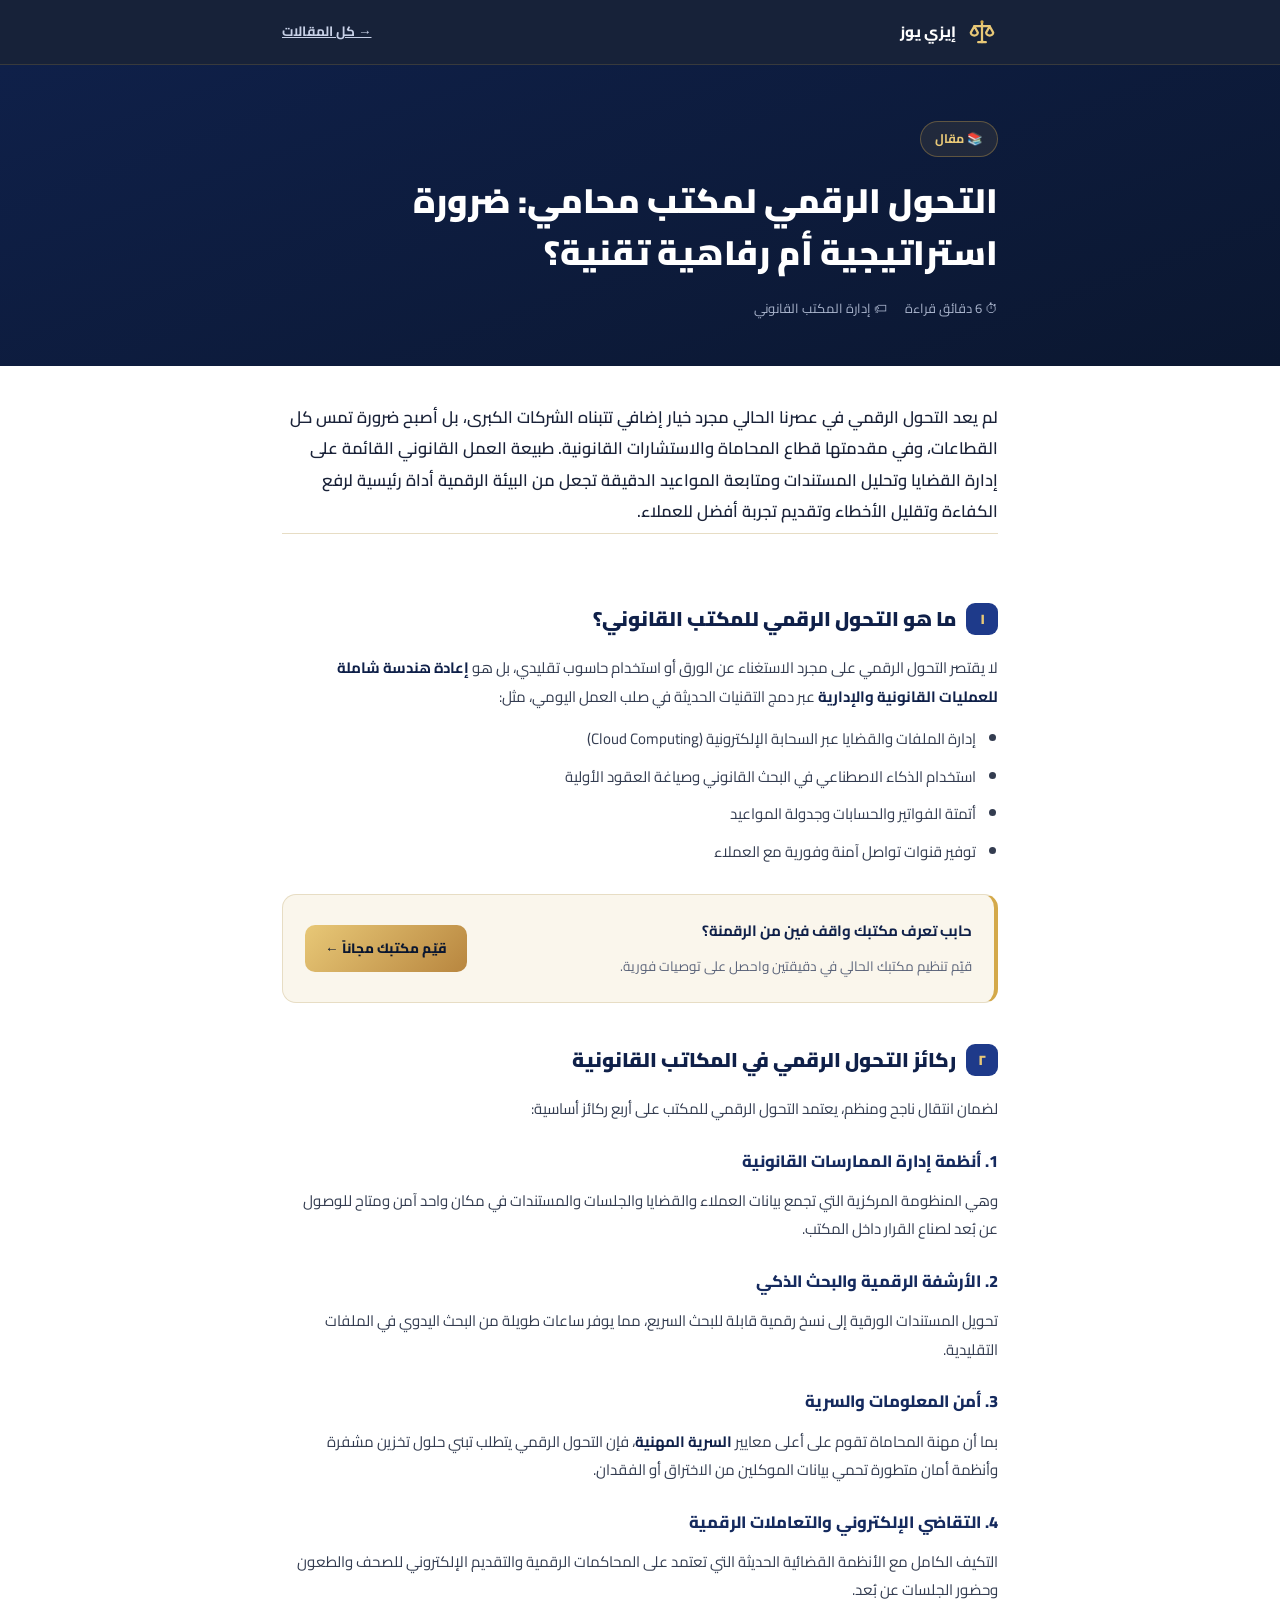
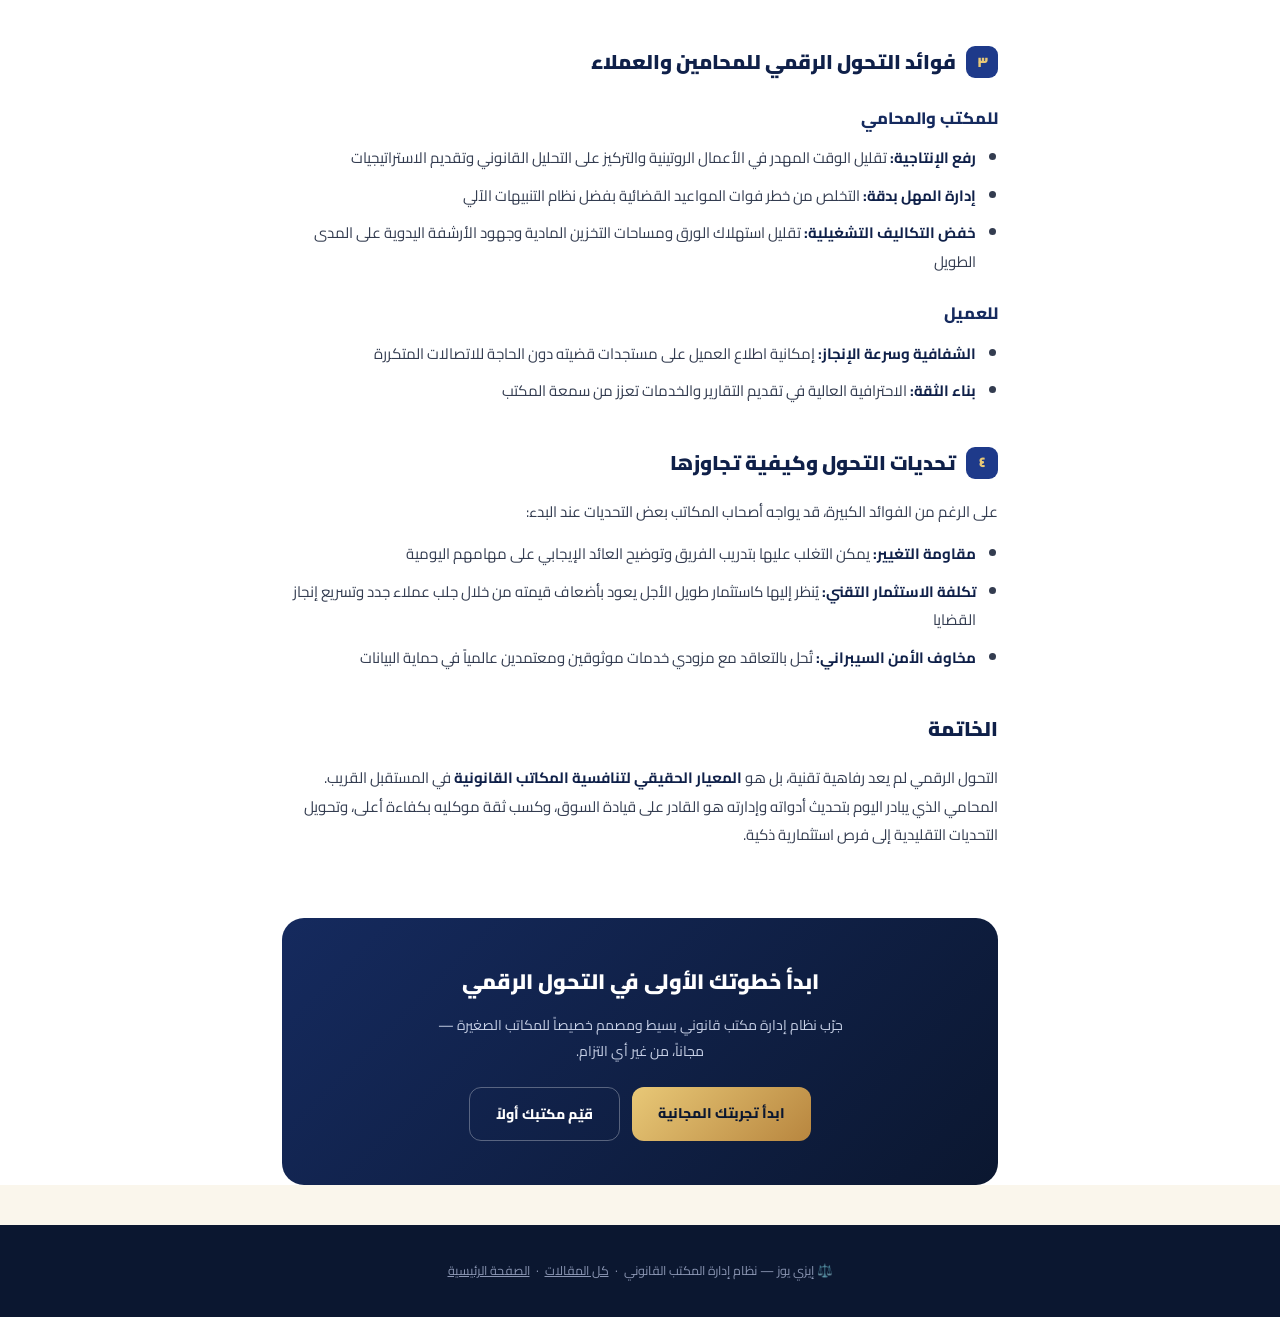
<file: public/article-digital-transformation.html>
<!DOCTYPE html>
<html lang="ar" dir="rtl">
<head>
<meta charset="UTF-8">
<meta name="viewport" content="width=device-width, initial-scale=1.0">
<title>التحول الرقمي لمكتب محامي: ضرورة استراتيجية أم رفاهية تقنية؟ — إيزي يوز</title>
<link rel="preconnect" href="https://fonts.googleapis.com">
<link href="https://fonts.googleapis.com/css2?family=Cairo:wght@400;500;600;700;800;900&display=swap" rel="stylesheet">
<style>
  :root{
    --navy-950:#0b1730; --navy-900:#0f2049; --navy-800:#152a5e; --navy-700:#1e3a8a;
    --gold-600:#b8863f; --gold-500:#d4a94a; --gold-400:#e8c877;
    --paper:#faf6ec; --paper-line:#e7ddc4;
    --ink:#1a2238; --ink-muted:#5b647a; --white:#fff;
  }
  *{box-sizing:border-box; margin:0; padding:0;}
  html{scroll-behavior:smooth;}
  body{font-family:'Cairo', sans-serif; background:var(--paper); color:var(--ink); line-height:1.9;}
  a{color:inherit;}
  .container{max-width:760px; margin:0 auto; padding:0 22px;}

  header.nav{background:rgba(11,23,48,.95); backdrop-filter:blur(10px); position:sticky; top:0; z-index:50; border-bottom:1px solid rgba(212,169,74,.18);}
  .nav-inner{display:flex; align-items:center; justify-content:space-between; padding:16px 22px; max-width:760px; margin:0 auto;}
  .brand{display:flex; align-items:center; gap:10px;}
  .brand svg{width:32px; height:32px;}
  .brand-name{color:#fff; font-weight:800; font-size:15px;}
  .back-link{color:#c7d0e6; font-size:13.5px; font-weight:700; display:flex; align-items:center; gap:6px;}
  .back-link:hover{color:var(--gold-400);}

  .hero{background:linear-gradient(160deg, var(--navy-900), var(--navy-950)); color:#fff; padding:56px 0 46px;}
  .eyebrow{display:inline-flex; align-items:center; gap:8px; font-size:12.5px; font-weight:700; color:var(--gold-400); background:rgba(212,169,74,.1); border:1px solid rgba(212,169,74,.35); padding:5px 14px; border-radius:999px; margin-bottom:18px;}
  .hero h1{font-size:clamp(24px,4vw,34px); font-weight:900; line-height:1.55; margin-bottom:16px;}
  .hero .meta{display:flex; gap:18px; font-size:13px; color:#a9b4cc; flex-wrap:wrap;}

  article{background:#fff; margin-top:-1px;}
  .lead{
    font-size:16.5px; color:var(--ink); font-weight:600; padding:36px 0 6px;
    border-bottom:1px solid var(--paper-line); margin-bottom:8px;
  }
  .content{padding:20px 0 10px;}
  .content h2{
    font-size:20px; font-weight:900; color:var(--navy-900); margin:38px 0 16px;
    display:flex; align-items:center; gap:10px;
  }
  .content h2 .num{
    width:32px; height:32px; border-radius:9px; background:var(--navy-700); color:var(--gold-400);
    display:flex; align-items:center; justify-content:center; font-size:14px; font-weight:900; flex-shrink:0;
  }
  .content h3{font-size:16.5px; font-weight:800; color:var(--navy-800); margin:22px 0 10px;}
  .content p{font-size:15px; color:#333c50; margin-bottom:14px;}
  .content ul, .content ol{margin:0 0 16px; padding-inline-start:22px; display:flex; flex-direction:column; gap:9px;}
  .content li{font-size:15px; color:#333c50;}
  .content strong{color:var(--navy-900);}

  .callout{
    background:var(--paper); border:1px solid var(--paper-line); border-inline-start:4px solid var(--gold-500);
    border-radius:14px; padding:22px 22px; margin:28px 0; display:flex; align-items:center; gap:18px; flex-wrap:wrap;
  }
  .callout .txt{flex:1; min-width:220px;}
  .callout .txt strong{display:block; font-size:15px; color:var(--navy-900); margin-bottom:4px;}
  .callout .txt span{font-size:13.5px; color:var(--ink-muted);}
  .callout .btn{
    white-space:nowrap; background:linear-gradient(135deg, var(--gold-400), var(--gold-600)); color:var(--navy-950);
    font-weight:800; font-size:13.5px; padding:11px 20px; border-radius:10px; text-decoration:none;
  }

  .final-cta{
    background:linear-gradient(135deg, var(--navy-800), var(--navy-950)); color:#fff;
    border-radius:22px; padding:44px 30px; text-align:center; margin:44px 0 8px;
  }
  .final-cta h3{font-size:21px; font-weight:900; margin-bottom:10px;}
  .final-cta p{color:#c7d0e6; font-size:14px; max-width:420px; margin:0 auto 22px;}
  .final-cta .actions{display:flex; gap:12px; justify-content:center; flex-wrap:wrap;}
  .btn-gold{background:linear-gradient(135deg, var(--gold-400), var(--gold-600)); color:var(--navy-950); font-weight:800; font-size:14px; padding:13px 26px; border-radius:12px; text-decoration:none;}
  .btn-ghost{border:1.5px solid rgba(255,255,255,.3); color:#fff; font-weight:800; font-size:14px; padding:13px 26px; border-radius:12px; text-decoration:none;}

  footer{background:var(--navy-950); color:#8b96b3; text-align:center; padding:34px 0; font-size:12.5px; margin-top:40px;}
  footer a:hover{color:var(--gold-400);}

  @media (max-width:600px){
    .container{padding:0 18px;}
    article{border-radius:0;}
  }
</style>
</head>
<body>

<header class="nav">
  <div class="nav-inner">
    <div class="brand">
      <svg viewBox="0 0 100 100">
        <g stroke="#e8c877" stroke-width="7" stroke-linecap="round" stroke-linejoin="round" fill="none">
          <line x1="50" y1="18" x2="50" y2="76"/><line x1="26" y1="32" x2="74" y2="32"/>
          <path d="M26 32 L15 52 a11 9 0 0 0 22 0 Z"/><path d="M74 32 L63 52 a11 9 0 0 0 22 0 Z"/>
          <line x1="38" y1="82" x2="62" y2="82"/><line x1="50" y1="76" x2="50" y2="82"/>
        </g>
        <circle cx="50" cy="18" r="5" fill="#d4a94a"/>
      </svg>
      <span class="brand-name">إيزي يوز</span>
    </div>
    <a href="articles.html" class="back-link">→ كل المقالات</a>
  </div>
</header>

<section class="hero">
  <div class="container">
    <span class="eyebrow">📚 مقال</span>
    <h1>التحول الرقمي لمكتب محامي: ضرورة استراتيجية أم رفاهية تقنية؟</h1>
    <div class="meta">
      <span>⏱ 6 دقائق قراءة</span>
      <span>🏷 إدارة المكتب القانوني</span>
    </div>
  </div>
</section>

<article>
  <div class="container">
    <p class="lead">
      لم يعد التحول الرقمي في عصرنا الحالي مجرد خيار إضافي تتبناه الشركات الكبرى، بل أصبح ضرورة تمس كل القطاعات، وفي مقدمتها قطاع المحاماة والاستشارات القانونية. طبيعة العمل القانوني القائمة على إدارة القضايا وتحليل المستندات ومتابعة المواعيد الدقيقة تجعل من البيئة الرقمية أداة رئيسية لرفع الكفاءة وتقليل الأخطاء وتقديم تجربة أفضل للعملاء.
    </p>

    <div class="content">

      <h2><span class="num">١</span> ما هو التحول الرقمي للمكتب القانوني؟</h2>
      <p>لا يقتصر التحول الرقمي على مجرد الاستغناء عن الورق أو استخدام حاسوب تقليدي، بل هو <strong>إعادة هندسة شاملة للعمليات القانونية والإدارية</strong> عبر دمج التقنيات الحديثة في صلب العمل اليومي، مثل:</p>
      <ul>
        <li>إدارة الملفات والقضايا عبر السحابة الإلكترونية (Cloud Computing)</li>
        <li>استخدام الذكاء الاصطناعي في البحث القانوني وصياغة العقود الأولية</li>
        <li>أتمتة الفواتير والحسابات وجدولة المواعيد</li>
        <li>توفير قنوات تواصل آمنة وفورية مع العملاء</li>
      </ul>

      <div class="callout">
        <div class="txt">
          <strong>حابب تعرف مكتبك واقف فين من الرقمنة؟</strong>
          <span>قيّم تنظيم مكتبك الحالي في دقيقتين واحصل على توصيات فورية.</span>
        </div>
        <a href="quiz.html" class="btn">قيّم مكتبك مجاناً ←</a>
      </div>

      <h2><span class="num">٢</span> ركائز التحول الرقمي في المكاتب القانونية</h2>
      <p>لضمان انتقال ناجح ومنظم، يعتمد التحول الرقمي للمكتب على أربع ركائز أساسية:</p>

      <h3>1. أنظمة إدارة الممارسات القانونية</h3>
      <p>وهي المنظومة المركزية التي تجمع بيانات العملاء والقضايا والجلسات والمستندات في مكان واحد آمن ومتاح للوصول عن بُعد لصناع القرار داخل المكتب.</p>

      <h3>2. الأرشفة الرقمية والبحث الذكي</h3>
      <p>تحويل المستندات الورقية إلى نسخ رقمية قابلة للبحث السريع، مما يوفر ساعات طويلة من البحث اليدوي في الملفات التقليدية.</p>

      <h3>3. أمن المعلومات والسرية</h3>
      <p>بما أن مهنة المحاماة تقوم على أعلى معايير <strong>السرية المهنية</strong>، فإن التحول الرقمي يتطلب تبني حلول تخزين مشفرة وأنظمة أمان متطورة تحمي بيانات الموكلين من الاختراق أو الفقدان.</p>

      <h3>4. التقاضي الإلكتروني والتعاملات الرقمية</h3>
      <p>التكيف الكامل مع الأنظمة القضائية الحديثة التي تعتمد على المحاكمات الرقمية والتقديم الإلكتروني للصحف والطعون وحضور الجلسات عن بُعد.</p>

      <h2><span class="num">٣</span> فوائد التحول الرقمي للمحامين والعملاء</h2>

      <h3>للمكتب والمحامي</h3>
      <ul>
        <li><strong>رفع الإنتاجية:</strong> تقليل الوقت المهدر في الأعمال الروتينية والتركيز على التحليل القانوني وتقديم الاستراتيجيات</li>
        <li><strong>إدارة المهل بدقة:</strong> التخلص من خطر فوات المواعيد القضائية بفضل نظام التنبيهات الآلي</li>
        <li><strong>خفض التكاليف التشغيلية:</strong> تقليل استهلاك الورق ومساحات التخزين المادية وجهود الأرشفة اليدوية على المدى الطويل</li>
      </ul>

      <h3>للعميل</h3>
      <ul>
        <li><strong>الشفافية وسرعة الإنجاز:</strong> إمكانية اطلاع العميل على مستجدات قضيته دون الحاجة للاتصالات المتكررة</li>
        <li><strong>بناء الثقة:</strong> الاحترافية العالية في تقديم التقارير والخدمات تعزز من سمعة المكتب</li>
      </ul>

      <h2><span class="num">٤</span> تحديات التحول وكيفية تجاوزها</h2>
      <p>على الرغم من الفوائد الكبيرة، قد يواجه أصحاب المكاتب بعض التحديات عند البدء:</p>
      <ul>
        <li><strong>مقاومة التغيير:</strong> يمكن التغلب عليها بتدريب الفريق وتوضيح العائد الإيجابي على مهامهم اليومية</li>
        <li><strong>تكلفة الاستثمار التقني:</strong> يُنظر إليها كاستثمار طويل الأجل يعود بأضعاف قيمته من خلال جلب عملاء جدد وتسريع إنجاز القضايا</li>
        <li><strong>مخاوف الأمن السيبراني:</strong> تُحل بالتعاقد مع مزودي خدمات موثوقين ومعتمدين عالمياً في حماية البيانات</li>
      </ul>

      <h2>الخاتمة</h2>
      <p>التحول الرقمي لم يعد رفاهية تقنية، بل هو <strong>المعيار الحقيقي لتنافسية المكاتب القانونية</strong> في المستقبل القريب. المحامي الذي يبادر اليوم بتحديث أدواته وإدارته هو القادر على قيادة السوق، وكسب ثقة موكليه بكفاءة أعلى، وتحويل التحديات التقليدية إلى فرص استثمارية ذكية.</p>

    </div>

    <div class="final-cta">
      <h3>ابدأ خطوتك الأولى في التحول الرقمي</h3>
      <p>جرّب نظام إدارة مكتب قانوني بسيط ومصمم خصيصاً للمكاتب الصغيرة — مجاناً، من غير أي التزام.</p>
      <div class="actions">
        <a href="landing.html#pricing" class="btn-gold">ابدأ تجربتك المجانية</a>
        <a href="quiz.html" class="btn-ghost">قيّم مكتبك أولاً</a>
      </div>
    </div>

  </div>
</article>

<footer>
  <div class="container">
    ⚖️ إيزي يوز — نظام إدارة المكتب القانوني &nbsp;·&nbsp;
    <a href="articles.html">كل المقالات</a> &nbsp;·&nbsp;
    <a href="landing.html">الصفحة الرئيسية</a>
  </div>
</footer>

</body>
</html>
</file>
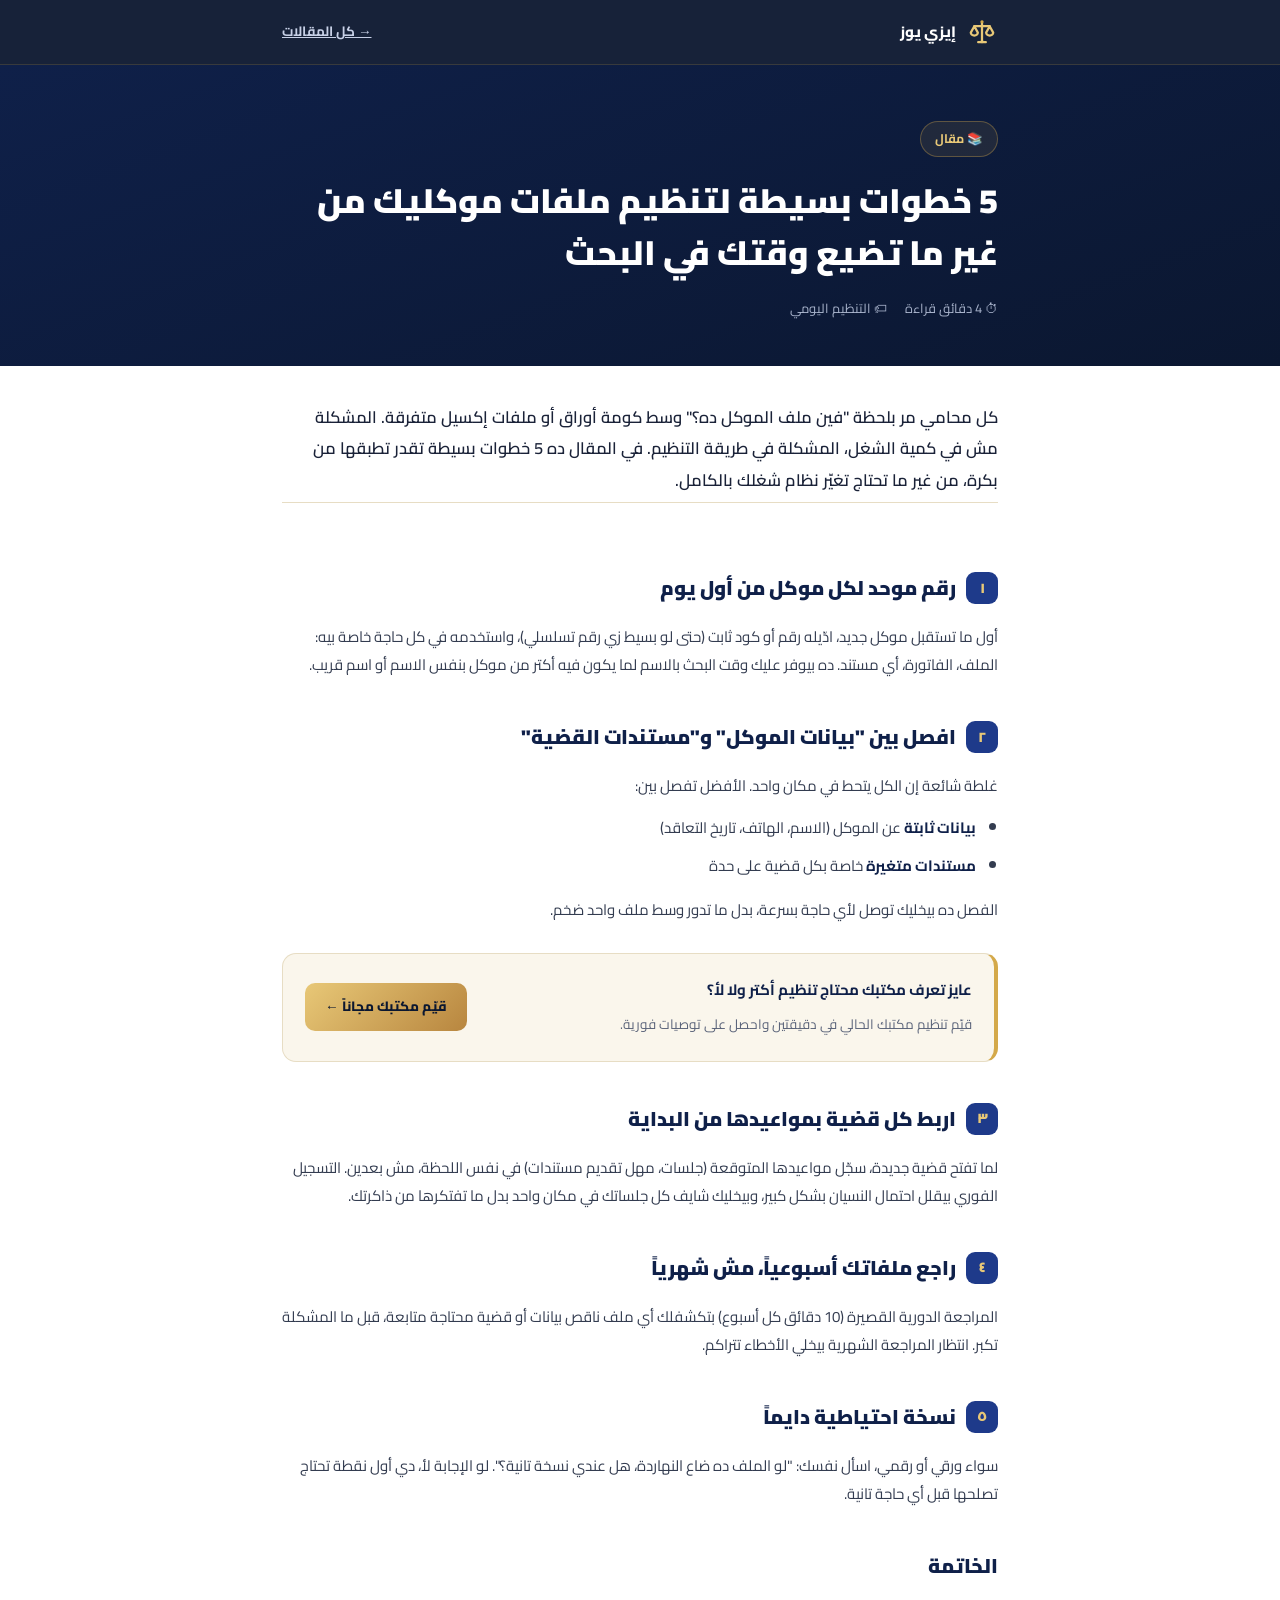
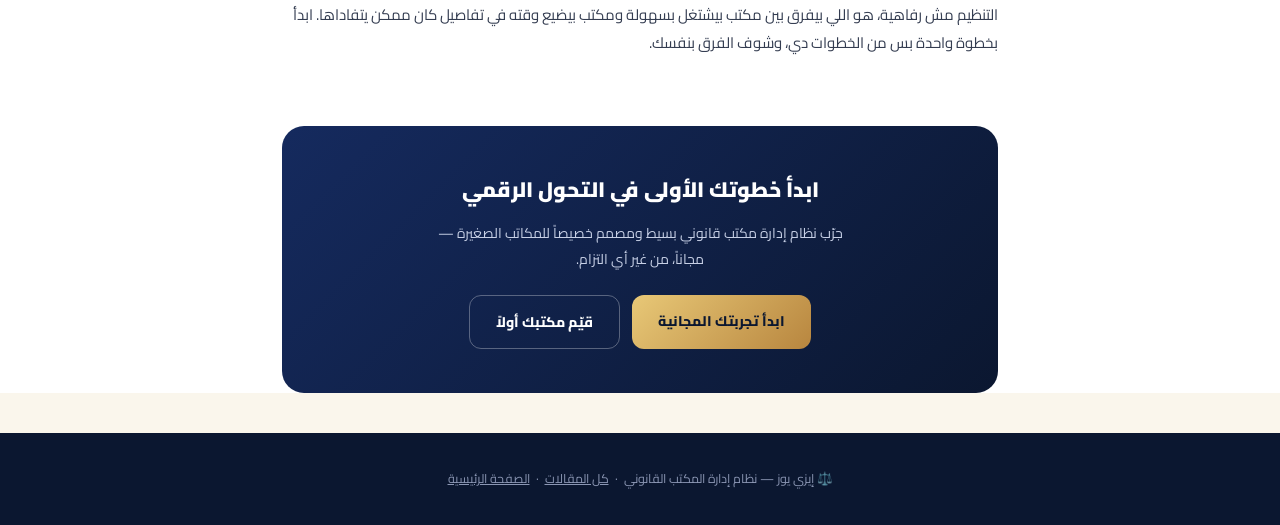
<file: public/article-tanzeem-al-mlaffat.html>
<!DOCTYPE html>
<html lang="ar" dir="rtl">
<head>
<meta charset="UTF-8">
<meta name="viewport" content="width=device-width, initial-scale=1.0">

<!-- 1) غيّر العنوان اللي هيظهر في تبويب المتصفح هنا -->
<title>5 خطوات بسيطة لتنظيم ملفات موكليك — إيزي يوز</title>

<link rel="preconnect" href="https://fonts.googleapis.com">
<link href="https://fonts.googleapis.com/css2?family=Cairo:wght@400;500;600;700;800;900&display=swap" rel="stylesheet">
<style>
  :root{
    --navy-950:#0b1730; --navy-900:#0f2049; --navy-800:#152a5e; --navy-700:#1e3a8a;
    --gold-600:#b8863f; --gold-500:#d4a94a; --gold-400:#e8c877;
    --paper:#faf6ec; --paper-line:#e7ddc4;
    --ink:#1a2238; --ink-muted:#5b647a; --white:#fff;
  }
  *{box-sizing:border-box; margin:0; padding:0;}
  html{scroll-behavior:smooth;}
  body{font-family:'Cairo', sans-serif; background:var(--paper); color:var(--ink); line-height:1.9;}
  a{color:inherit;}
  .container{max-width:760px; margin:0 auto; padding:0 22px;}

  header.nav{background:rgba(11,23,48,.95); backdrop-filter:blur(10px); position:sticky; top:0; z-index:50; border-bottom:1px solid rgba(212,169,74,.18);}
  .nav-inner{display:flex; align-items:center; justify-content:space-between; padding:16px 22px; max-width:760px; margin:0 auto;}
  .brand{display:flex; align-items:center; gap:10px;}
  .brand svg{width:32px; height:32px;}
  .brand-name{color:#fff; font-weight:800; font-size:15px;}
  .back-link{color:#c7d0e6; font-size:13.5px; font-weight:700; display:flex; align-items:center; gap:6px;}
  .back-link:hover{color:var(--gold-400);}

  .hero{background:linear-gradient(160deg, var(--navy-900), var(--navy-950)); color:#fff; padding:56px 0 46px;}
  .eyebrow{display:inline-flex; align-items:center; gap:8px; font-size:12.5px; font-weight:700; color:var(--gold-400); background:rgba(212,169,74,.1); border:1px solid rgba(212,169,74,.35); padding:5px 14px; border-radius:999px; margin-bottom:18px;}
  .hero h1{font-size:clamp(24px,4vw,34px); font-weight:900; line-height:1.55; margin-bottom:16px;}
  .hero .meta{display:flex; gap:18px; font-size:13px; color:#a9b4cc; flex-wrap:wrap;}

  article{background:#fff; margin-top:-1px;}
  .lead{
    font-size:16.5px; color:var(--ink); font-weight:600; padding:36px 0 6px;
    border-bottom:1px solid var(--paper-line); margin-bottom:8px;
  }
  .content{padding:20px 0 10px;}
  .content h2{
    font-size:20px; font-weight:900; color:var(--navy-900); margin:38px 0 16px;
    display:flex; align-items:center; gap:10px;
  }
  .content h2 .num{
    width:32px; height:32px; border-radius:9px; background:var(--navy-700); color:var(--gold-400);
    display:flex; align-items:center; justify-content:center; font-size:14px; font-weight:900; flex-shrink:0;
  }
  .content h3{font-size:16.5px; font-weight:800; color:var(--navy-800); margin:22px 0 10px;}
  .content p{font-size:15px; color:#333c50; margin-bottom:14px;}
  .content ul, .content ol{margin:0 0 16px; padding-inline-start:22px; display:flex; flex-direction:column; gap:9px;}
  .content li{font-size:15px; color:#333c50;}
  .content strong{color:var(--navy-900);}

  .callout{
    background:var(--paper); border:1px solid var(--paper-line); border-inline-start:4px solid var(--gold-500);
    border-radius:14px; padding:22px 22px; margin:28px 0; display:flex; align-items:center; gap:18px; flex-wrap:wrap;
  }
  .callout .txt{flex:1; min-width:220px;}
  .callout .txt strong{display:block; font-size:15px; color:var(--navy-900); margin-bottom:4px;}
  .callout .txt span{font-size:13.5px; color:var(--ink-muted);}
  .callout .btn{
    white-space:nowrap; background:linear-gradient(135deg, var(--gold-400), var(--gold-600)); color:var(--navy-950);
    font-weight:800; font-size:13.5px; padding:11px 20px; border-radius:10px; text-decoration:none;
  }

  .final-cta{
    background:linear-gradient(135deg, var(--navy-800), var(--navy-950)); color:#fff;
    border-radius:22px; padding:44px 30px; text-align:center; margin:44px 0 8px;
  }
  .final-cta h3{font-size:21px; font-weight:900; margin-bottom:10px;}
  .final-cta p{color:#c7d0e6; font-size:14px; max-width:420px; margin:0 auto 22px;}
  .final-cta .actions{display:flex; gap:12px; justify-content:center; flex-wrap:wrap;}
  .btn-gold{background:linear-gradient(135deg, var(--gold-400), var(--gold-600)); color:var(--navy-950); font-weight:800; font-size:14px; padding:13px 26px; border-radius:12px; text-decoration:none;}
  .btn-ghost{border:1.5px solid rgba(255,255,255,.3); color:#fff; font-weight:800; font-size:14px; padding:13px 26px; border-radius:12px; text-decoration:none;}

  footer{background:var(--navy-950); color:#8b96b3; text-align:center; padding:34px 0; font-size:12.5px; margin-top:40px;}
  footer a:hover{color:var(--gold-400);}

  @media (max-width:600px){
    .container{padding:0 18px;}
  }
</style>
</head>
<body>

<header class="nav">
  <div class="nav-inner">
    <div class="brand">
      <svg viewBox="0 0 100 100">
        <g stroke="#e8c877" stroke-width="7" stroke-linecap="round" stroke-linejoin="round" fill="none">
          <line x1="50" y1="18" x2="50" y2="76"/><line x1="26" y1="32" x2="74" y2="32"/>
          <path d="M26 32 L15 52 a11 9 0 0 0 22 0 Z"/><path d="M74 32 L63 52 a11 9 0 0 0 22 0 Z"/>
          <line x1="38" y1="82" x2="62" y2="82"/><line x1="50" y1="76" x2="50" y2="82"/>
        </g>
        <circle cx="50" cy="18" r="5" fill="#d4a94a"/>
      </svg>
      <span class="brand-name">إيزي يوز</span>
    </div>
    <a href="articles.html" class="back-link">→ كل المقالات</a>
  </div>
</header>

<section class="hero">
  <div class="container">
    <span class="eyebrow">📚 مقال</span>

    <!-- 2) عنوان المقال الظاهر فوق -->
    <h1>5 خطوات بسيطة لتنظيم ملفات موكليك من غير ما تضيع وقتك في البحث</h1>

    <div class="meta">
      <!-- 3) وقت القراءة التقريبي -->
      <span>⏱ 4 دقائق قراءة</span>
      <span>🏷 التنظيم اليومي</span>
    </div>
  </div>
</section>

<article>
  <div class="container">

    <!-- 4) فقرة المقدمة (2-3 جمل تلخص المقال) -->
    <p class="lead">
      كل محامي مر بلحظة "فين ملف الموكل ده؟" وسط كومة أوراق أو ملفات إكسيل متفرقة. المشكلة مش في كمية الشغل، المشكلة في طريقة التنظيم. في المقال ده 5 خطوات بسيطة تقدر تطبقها من بكرة، من غير ما تحتاج تغيّر نظام شغلك بالكامل.
    </p>

    <div class="content">

      <h2><span class="num">١</span> رقم موحد لكل موكل من أول يوم</h2>
      <p>أول ما تستقبل موكل جديد، ادّيله رقم أو كود ثابت (حتى لو بسيط زي رقم تسلسلي)، واستخدمه في كل حاجة خاصة بيه: الملف، الفاتورة، أي مستند. ده بيوفر عليك وقت البحث بالاسم لما يكون فيه أكتر من موكل بنفس الاسم أو اسم قريب.</p>

      <h2><span class="num">٢</span> افصل بين "بيانات الموكل" و"مستندات القضية"</h2>
      <p>غلطة شائعة إن الكل يتحط في مكان واحد. الأفضل تفصل بين:</p>
      <ul>
        <li><strong>بيانات ثابتة</strong> عن الموكل (الاسم، الهاتف، تاريخ التعاقد)</li>
        <li><strong>مستندات متغيرة</strong> خاصة بكل قضية على حدة</li>
      </ul>
      <p>الفصل ده بيخليك توصل لأي حاجة بسرعة، بدل ما تدور وسط ملف واحد ضخم.</p>

      <div class="callout">
        <div class="txt">
          <strong>عايز تعرف مكتبك محتاج تنظيم أكتر ولا لأ؟</strong>
          <span>قيّم تنظيم مكتبك الحالي في دقيقتين واحصل على توصيات فورية.</span>
        </div>
        <a href="quiz.html" class="btn">قيّم مكتبك مجاناً ←</a>
      </div>

      <h2><span class="num">٣</span> اربط كل قضية بمواعيدها من البداية</h2>
      <p>لما تفتح قضية جديدة، سجّل مواعيدها المتوقعة (جلسات، مهل تقديم مستندات) في نفس اللحظة، مش بعدين. التسجيل الفوري بيقلل احتمال النسيان بشكل كبير، وبيخليك شايف كل جلساتك في مكان واحد بدل ما تفتكرها من ذاكرتك.</p>

      <h2><span class="num">٤</span> راجع ملفاتك أسبوعياً، مش شهرياً</h2>
      <p>المراجعة الدورية القصيرة (10 دقائق كل أسبوع) بتكشفلك أي ملف ناقص بيانات أو قضية محتاجة متابعة، قبل ما المشكلة تكبر. انتظار المراجعة الشهرية بيخلي الأخطاء تتراكم.</p>

      <h2><span class="num">٥</span> نسخة احتياطية دايماً</h2>
      <p>سواء ورقي أو رقمي، اسأل نفسك: "لو الملف ده ضاع النهاردة، هل عندي نسخة تانية؟". لو الإجابة لأ، دي أول نقطة تحتاج تصلحها قبل أي حاجة تانية.</p>

      <h2>الخاتمة</h2>
      <p>التنظيم مش رفاهية، هو اللي بيفرق بين مكتب بيشتغل بسهولة ومكتب بيضيع وقته في تفاصيل كان ممكن يتفاداها. ابدأ بخطوة واحدة بس من الخطوات دي، وشوف الفرق بنفسك.</p>

    </div>

    <!-- 7) الصندوق الختامي - نفس الرابط في كل المقالات، مش محتاج تغييره غالباً -->
    <div class="final-cta">
      <h3>ابدأ خطوتك الأولى في التحول الرقمي</h3>
      <p>جرّب نظام إدارة مكتب قانوني بسيط ومصمم خصيصاً للمكاتب الصغيرة — مجاناً، من غير أي التزام.</p>
      <div class="actions">
        <a href="landing.html#pricing" class="btn-gold">ابدأ تجربتك المجانية</a>
        <a href="quiz.html" class="btn-ghost">قيّم مكتبك أولاً</a>
      </div>
    </div>

  </div>
</article>

<footer>
  <div class="container">
    ⚖️ إيزي يوز — نظام إدارة المكتب القانوني &nbsp;·&nbsp;
    <a href="articles.html">كل المقالات</a> &nbsp;·&nbsp;
    <a href="landing.html">الصفحة الرئيسية</a>
  </div>
</footer>

</body>
</html>
</file>
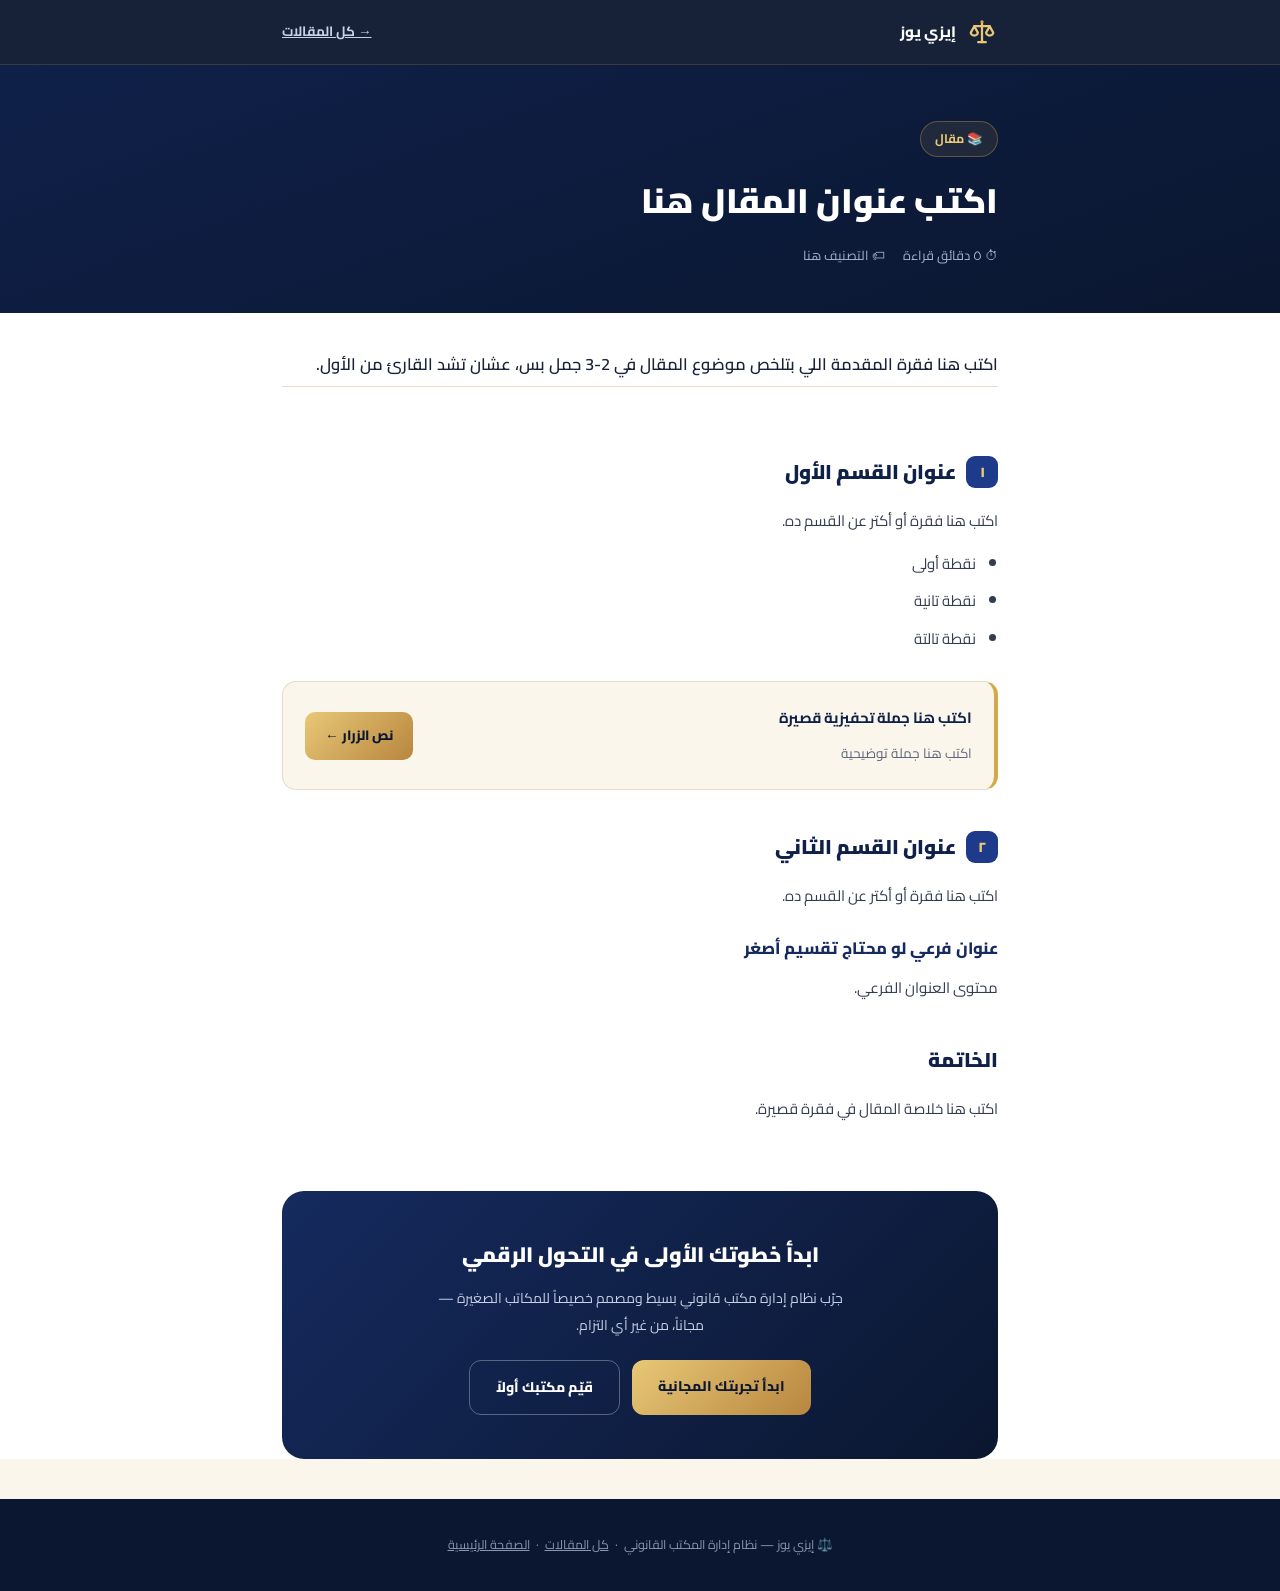
<file: public/article-template.html>
<!DOCTYPE html>
<html lang="ar" dir="rtl">
<head>
<meta charset="UTF-8">
<meta name="viewport" content="width=device-width, initial-scale=1.0">

<!-- 1) غيّر العنوان اللي هيظهر في تبويب المتصفح هنا -->
<title>عنوان المقال هنا — إيزي يوز</title>

<link rel="preconnect" href="https://fonts.googleapis.com">
<link href="https://fonts.googleapis.com/css2?family=Cairo:wght@400;500;600;700;800;900&display=swap" rel="stylesheet">
<style>
  :root{
    --navy-950:#0b1730; --navy-900:#0f2049; --navy-800:#152a5e; --navy-700:#1e3a8a;
    --gold-600:#b8863f; --gold-500:#d4a94a; --gold-400:#e8c877;
    --paper:#faf6ec; --paper-line:#e7ddc4;
    --ink:#1a2238; --ink-muted:#5b647a; --white:#fff;
  }
  *{box-sizing:border-box; margin:0; padding:0;}
  html{scroll-behavior:smooth;}
  body{font-family:'Cairo', sans-serif; background:var(--paper); color:var(--ink); line-height:1.9;}
  a{color:inherit;}
  .container{max-width:760px; margin:0 auto; padding:0 22px;}

  header.nav{background:rgba(11,23,48,.95); backdrop-filter:blur(10px); position:sticky; top:0; z-index:50; border-bottom:1px solid rgba(212,169,74,.18);}
  .nav-inner{display:flex; align-items:center; justify-content:space-between; padding:16px 22px; max-width:760px; margin:0 auto;}
  .brand{display:flex; align-items:center; gap:10px;}
  .brand svg{width:32px; height:32px;}
  .brand-name{color:#fff; font-weight:800; font-size:15px;}
  .back-link{color:#c7d0e6; font-size:13.5px; font-weight:700; display:flex; align-items:center; gap:6px;}
  .back-link:hover{color:var(--gold-400);}

  .hero{background:linear-gradient(160deg, var(--navy-900), var(--navy-950)); color:#fff; padding:56px 0 46px;}
  .eyebrow{display:inline-flex; align-items:center; gap:8px; font-size:12.5px; font-weight:700; color:var(--gold-400); background:rgba(212,169,74,.1); border:1px solid rgba(212,169,74,.35); padding:5px 14px; border-radius:999px; margin-bottom:18px;}
  .hero h1{font-size:clamp(24px,4vw,34px); font-weight:900; line-height:1.55; margin-bottom:16px;}
  .hero .meta{display:flex; gap:18px; font-size:13px; color:#a9b4cc; flex-wrap:wrap;}

  article{background:#fff; margin-top:-1px;}
  .lead{
    font-size:16.5px; color:var(--ink); font-weight:600; padding:36px 0 6px;
    border-bottom:1px solid var(--paper-line); margin-bottom:8px;
  }
  .content{padding:20px 0 10px;}
  .content h2{
    font-size:20px; font-weight:900; color:var(--navy-900); margin:38px 0 16px;
    display:flex; align-items:center; gap:10px;
  }
  .content h2 .num{
    width:32px; height:32px; border-radius:9px; background:var(--navy-700); color:var(--gold-400);
    display:flex; align-items:center; justify-content:center; font-size:14px; font-weight:900; flex-shrink:0;
  }
  .content h3{font-size:16.5px; font-weight:800; color:var(--navy-800); margin:22px 0 10px;}
  .content p{font-size:15px; color:#333c50; margin-bottom:14px;}
  .content ul, .content ol{margin:0 0 16px; padding-inline-start:22px; display:flex; flex-direction:column; gap:9px;}
  .content li{font-size:15px; color:#333c50;}
  .content strong{color:var(--navy-900);}

  .callout{
    background:var(--paper); border:1px solid var(--paper-line); border-inline-start:4px solid var(--gold-500);
    border-radius:14px; padding:22px 22px; margin:28px 0; display:flex; align-items:center; gap:18px; flex-wrap:wrap;
  }
  .callout .txt{flex:1; min-width:220px;}
  .callout .txt strong{display:block; font-size:15px; color:var(--navy-900); margin-bottom:4px;}
  .callout .txt span{font-size:13.5px; color:var(--ink-muted);}
  .callout .btn{
    white-space:nowrap; background:linear-gradient(135deg, var(--gold-400), var(--gold-600)); color:var(--navy-950);
    font-weight:800; font-size:13.5px; padding:11px 20px; border-radius:10px; text-decoration:none;
  }

  .final-cta{
    background:linear-gradient(135deg, var(--navy-800), var(--navy-950)); color:#fff;
    border-radius:22px; padding:44px 30px; text-align:center; margin:44px 0 8px;
  }
  .final-cta h3{font-size:21px; font-weight:900; margin-bottom:10px;}
  .final-cta p{color:#c7d0e6; font-size:14px; max-width:420px; margin:0 auto 22px;}
  .final-cta .actions{display:flex; gap:12px; justify-content:center; flex-wrap:wrap;}
  .btn-gold{background:linear-gradient(135deg, var(--gold-400), var(--gold-600)); color:var(--navy-950); font-weight:800; font-size:14px; padding:13px 26px; border-radius:12px; text-decoration:none;}
  .btn-ghost{border:1.5px solid rgba(255,255,255,.3); color:#fff; font-weight:800; font-size:14px; padding:13px 26px; border-radius:12px; text-decoration:none;}

  footer{background:var(--navy-950); color:#8b96b3; text-align:center; padding:34px 0; font-size:12.5px; margin-top:40px;}
  footer a:hover{color:var(--gold-400);}

  @media (max-width:600px){
    .container{padding:0 18px;}
  }
</style>
</head>
<body>

<header class="nav">
  <div class="nav-inner">
    <div class="brand">
      <svg viewBox="0 0 100 100">
        <g stroke="#e8c877" stroke-width="7" stroke-linecap="round" stroke-linejoin="round" fill="none">
          <line x1="50" y1="18" x2="50" y2="76"/><line x1="26" y1="32" x2="74" y2="32"/>
          <path d="M26 32 L15 52 a11 9 0 0 0 22 0 Z"/><path d="M74 32 L63 52 a11 9 0 0 0 22 0 Z"/>
          <line x1="38" y1="82" x2="62" y2="82"/><line x1="50" y1="76" x2="50" y2="82"/>
        </g>
        <circle cx="50" cy="18" r="5" fill="#d4a94a"/>
      </svg>
      <span class="brand-name">إيزي يوز</span>
    </div>
    <a href="articles.html" class="back-link">→ كل المقالات</a>
  </div>
</header>

<section class="hero">
  <div class="container">
    <span class="eyebrow">📚 مقال</span>

    <!-- 2) عنوان المقال الظاهر فوق -->
    <h1>اكتب عنوان المقال هنا</h1>

    <div class="meta">
      <!-- 3) وقت القراءة التقريبي -->
      <span>⏱ ٥ دقائق قراءة</span>
      <span>🏷 التصنيف هنا</span>
    </div>
  </div>
</section>

<article>
  <div class="container">

    <!-- 4) فقرة المقدمة (2-3 جمل تلخص المقال) -->
    <p class="lead">
      اكتب هنا فقرة المقدمة اللي بتلخص موضوع المقال في 2-3 جمل بس، عشان تشد القارئ من الأول.
    </p>

    <div class="content">

      <!-- 5) القسم الأول - كرر نفس الشكل ده لكل قسم جديد -->
      <h2><span class="num">١</span> عنوان القسم الأول</h2>
      <p>اكتب هنا فقرة أو أكتر عن القسم ده.</p>

      <!-- مثال قائمة نقطية (احذفها لو مش محتاجها) -->
      <ul>
        <li>نقطة أولى</li>
        <li>نقطة تانية</li>
        <li>نقطة تالتة</li>
      </ul>

      <!-- 6) صندوق دعوة لإجراء (اختياري) - انسخه وحطه في أي مكان مناسب جوه المقال -->
      <div class="callout">
        <div class="txt">
          <strong>اكتب هنا جملة تحفيزية قصيرة</strong>
          <span>اكتب هنا جملة توضيحية</span>
        </div>
        <!-- الرابط ده بيودي لنموذج التقييم، ممكن تغيّره لـ landing.html لو حابب -->
        <a href="quiz.html" class="btn">نص الزرار ←</a>
      </div>

      <h2><span class="num">٢</span> عنوان القسم الثاني</h2>
      <p>اكتب هنا فقرة أو أكتر عن القسم ده.</p>

      <h3>عنوان فرعي لو محتاج تقسيم أصغر</h3>
      <p>محتوى العنوان الفرعي.</p>

      <h2>الخاتمة</h2>
      <p>اكتب هنا خلاصة المقال في فقرة قصيرة.</p>

    </div>

    <!-- 7) الصندوق الختامي - نفس الرابط في كل المقالات، مش محتاج تغييره غالباً -->
    <div class="final-cta">
      <h3>ابدأ خطوتك الأولى في التحول الرقمي</h3>
      <p>جرّب نظام إدارة مكتب قانوني بسيط ومصمم خصيصاً للمكاتب الصغيرة — مجاناً، من غير أي التزام.</p>
      <div class="actions">
        <a href="landing.html#pricing" class="btn-gold">ابدأ تجربتك المجانية</a>
        <a href="quiz.html" class="btn-ghost">قيّم مكتبك أولاً</a>
      </div>
    </div>

  </div>
</article>

<footer>
  <div class="container">
    ⚖️ إيزي يوز — نظام إدارة المكتب القانوني &nbsp;·&nbsp;
    <a href="articles.html">كل المقالات</a> &nbsp;·&nbsp;
    <a href="landing.html">الصفحة الرئيسية</a>
  </div>
</footer>

</body>
</html>
</file>
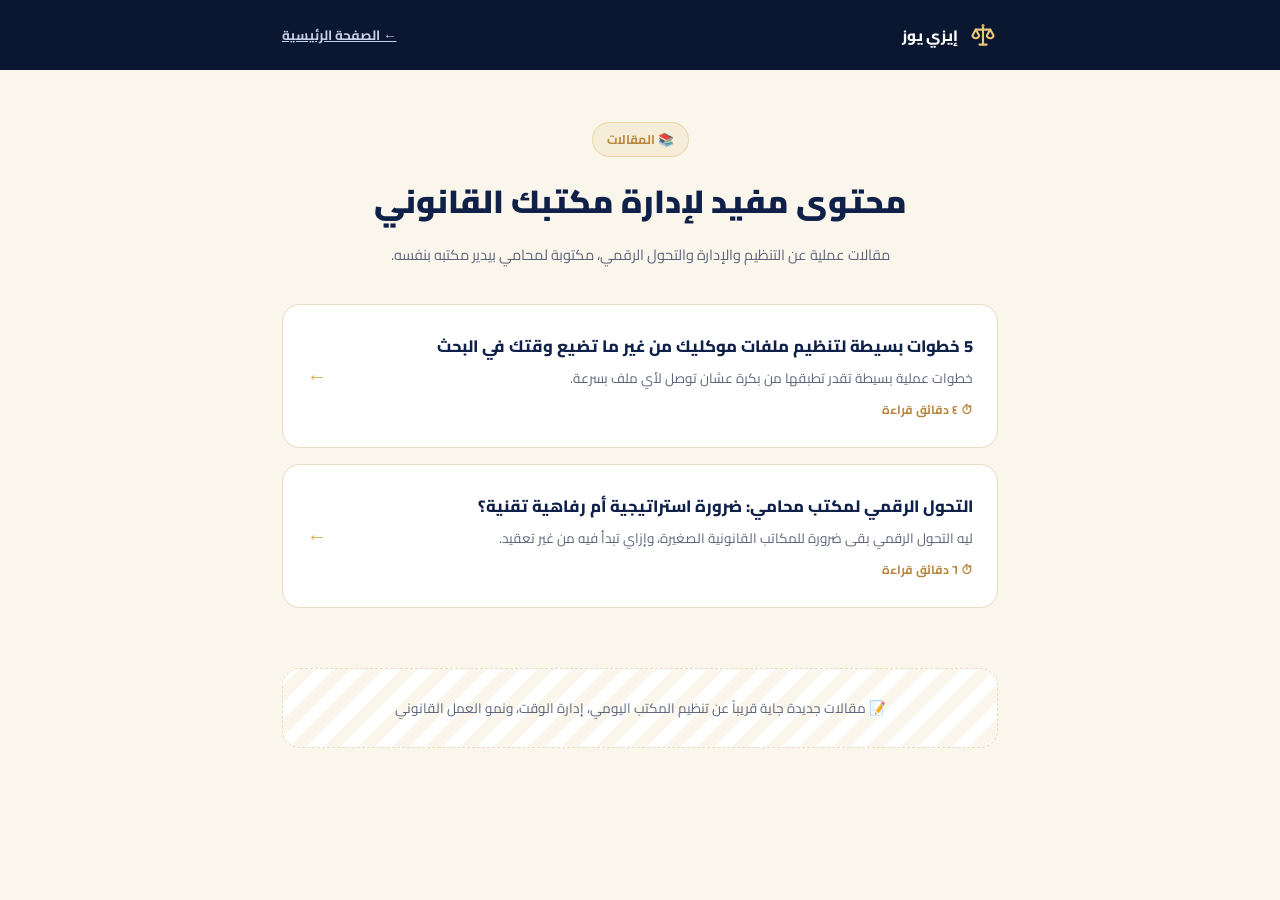
<file: public/articles.html>
<!DOCTYPE html>
<html lang="ar" dir="rtl">
<head>
<meta charset="UTF-8">
<meta name="viewport" content="width=device-width, initial-scale=1.0">
<title>مقالات — إيزي يوز</title>
<link rel="preconnect" href="https://fonts.googleapis.com">
<link href="https://fonts.googleapis.com/css2?family=Cairo:wght@400;600;700;800;900&display=swap" rel="stylesheet">
<style>
  :root{
    --navy-950:#0b1730; --navy-900:#0f2049;
    --gold-600:#b8863f; --gold-500:#d4a94a; --gold-400:#e8c877;
    --paper:#faf6ec; --paper-line:#e7ddc4; --ink:#1a2238; --ink-muted:#5b647a;
  }
  *{box-sizing:border-box; margin:0; padding:0;}
  body{font-family:'Cairo', sans-serif; background:var(--paper); color:var(--ink);}
  .container{max-width:760px; margin:0 auto; padding:0 22px;}

  header.nav{background:var(--navy-950); color:#fff; padding:20px 0;}
  .nav-inner{display:flex; align-items:center; justify-content:space-between; max-width:760px; margin:0 auto; padding:0 22px;}
  .brand{display:flex; align-items:center; gap:10px;}
  .brand svg{width:30px; height:30px;}
  .brand-name{font-weight:800; font-size:15px;}
  .back-link{color:#c7d0e6; font-size:13.5px; font-weight:700;}
  .back-link:hover{color:var(--gold-400);}

  .head{padding:52px 0 36px; text-align:center;}
  .head span{display:inline-block; font-size:12.5px; font-weight:700; color:var(--gold-600); background:rgba(212,169,74,.12); border:1px solid rgba(212,169,74,.35); padding:5px 14px; border-radius:999px; margin-bottom:14px;}
  .head h1{font-size:clamp(24px,4vw,32px); font-weight:900; color:var(--navy-900); margin-bottom:10px;}
  .head p{color:var(--ink-muted); font-size:14.5px;}

  .list{display:flex; flex-direction:column; gap:16px; padding-bottom:60px;}
  .card{
    background:#fff; border:1px solid var(--paper-line); border-radius:18px; padding:26px 24px;
    display:flex; justify-content:space-between; align-items:center; gap:20px; text-decoration:none; color:inherit;
    transition:border-color .18s, transform .18s;
  }
  .card:hover{border-color:var(--gold-500); transform:translateY(-2px);}
  .card .txt h3{font-size:16.5px; font-weight:800; color:var(--navy-900); margin-bottom:6px;}
  .card .txt p{font-size:13.5px; color:var(--ink-muted); line-height:1.7;}
  .card .meta{font-size:12px; color:var(--gold-600); font-weight:700; margin-top:8px;}
  .card .arrow{font-size:20px; color:var(--gold-500); flex-shrink:0;}

  .soon{
    background:repeating-linear-gradient(135deg, #fff, #fff 12px, #faf6ec 12px, #faf6ec 24px);
    border:1.5px dashed var(--paper-line); border-radius:18px; padding:26px 24px; text-align:center; color:var(--ink-muted); font-size:13.5px;
  }
</style>
</head>
<body>

<header class="nav">
  <div class="nav-inner">
    <div class="brand">
      <svg viewBox="0 0 100 100">
        <g stroke="#e8c877" stroke-width="7" stroke-linecap="round" stroke-linejoin="round" fill="none">
          <line x1="50" y1="18" x2="50" y2="76"/><line x1="26" y1="32" x2="74" y2="32"/>
          <path d="M26 32 L15 52 a11 9 0 0 0 22 0 Z"/><path d="M74 32 L63 52 a11 9 0 0 0 22 0 Z"/>
          <line x1="38" y1="82" x2="62" y2="82"/><line x1="50" y1="76" x2="50" y2="82"/>
        </g>
        <circle cx="50" cy="18" r="5" fill="#d4a94a"/>
      </svg>
      <span class="brand-name">إيزي يوز</span>
    </div>
    <a href="landing.html" class="back-link">← الصفحة الرئيسية</a>
  </div>
</header>

<div class="container">
  <div class="head">
    <span>📚 المقالات</span>
    <h1>محتوى مفيد لإدارة مكتبك القانوني</h1>
    <p>مقالات عملية عن التنظيم والإدارة والتحول الرقمي، مكتوبة لمحامي بيدير مكتبه بنفسه.</p>
  </div>

  <div class="list" id="articlesList"></div>

  <div class="soon">
    📝 مقالات جديدة جاية قريباً عن تنظيم المكتب اليومي، إدارة الوقت، ونمو العمل القانوني
  </div>
</div>

<script>
  /* ==========================================================
     قائمة المقالات - عشان تضيف مقال جديد، انسخ السطر اللي شكله:
     { file: "اسم-الملف.html", title: "العنوان", desc: "وصف قصير سطرين", readTime: "٥ دقائق قراءة" },
     والصقه في القائمة تحت، وغيّر البيانات الأربعة.
     الأحدث تحطه فوق عشان يظهر أول واحد.
     ========================================================== */
const articles = [
    { file: "article-tanzeem-al-mlaffat.html", title: "5 خطوات بسيطة لتنظيم ملفات موكليك من غير ما تضيع وقتك في البحث", desc: "خطوات عملية بسيطة تقدر تطبقها من بكرة عشان توصل لأي ملف بسرعة.", readTime: "٤ دقائق قراءة" },
    { file: "article-digital-transformation.html", title: "التحول الرقمي لمكتب محامي: ضرورة استراتيجية أم رفاهية تقنية؟", desc: "ليه التحول الرقمي بقى ضرورة للمكاتب القانونية الصغيرة، وإزاي تبدأ فيه من غير تعقيد.", readTime: "٦ دقائق قراءة" },
  ];

  const listEl = document.getElementById('articlesList');
  articles.forEach(a => {
    const card = document.createElement('a');
    card.href = a.file;
    card.className = 'card';
    card.innerHTML = `
      <div class="txt">
        <h3>${a.title}</h3>
        <p>${a.desc}</p>
        <div class="meta">⏱ ${a.readTime}</div>
      </div>
      <div class="arrow">←</div>
    `;
    listEl.appendChild(card);
  });
</script>

</body>
</html>
</file>
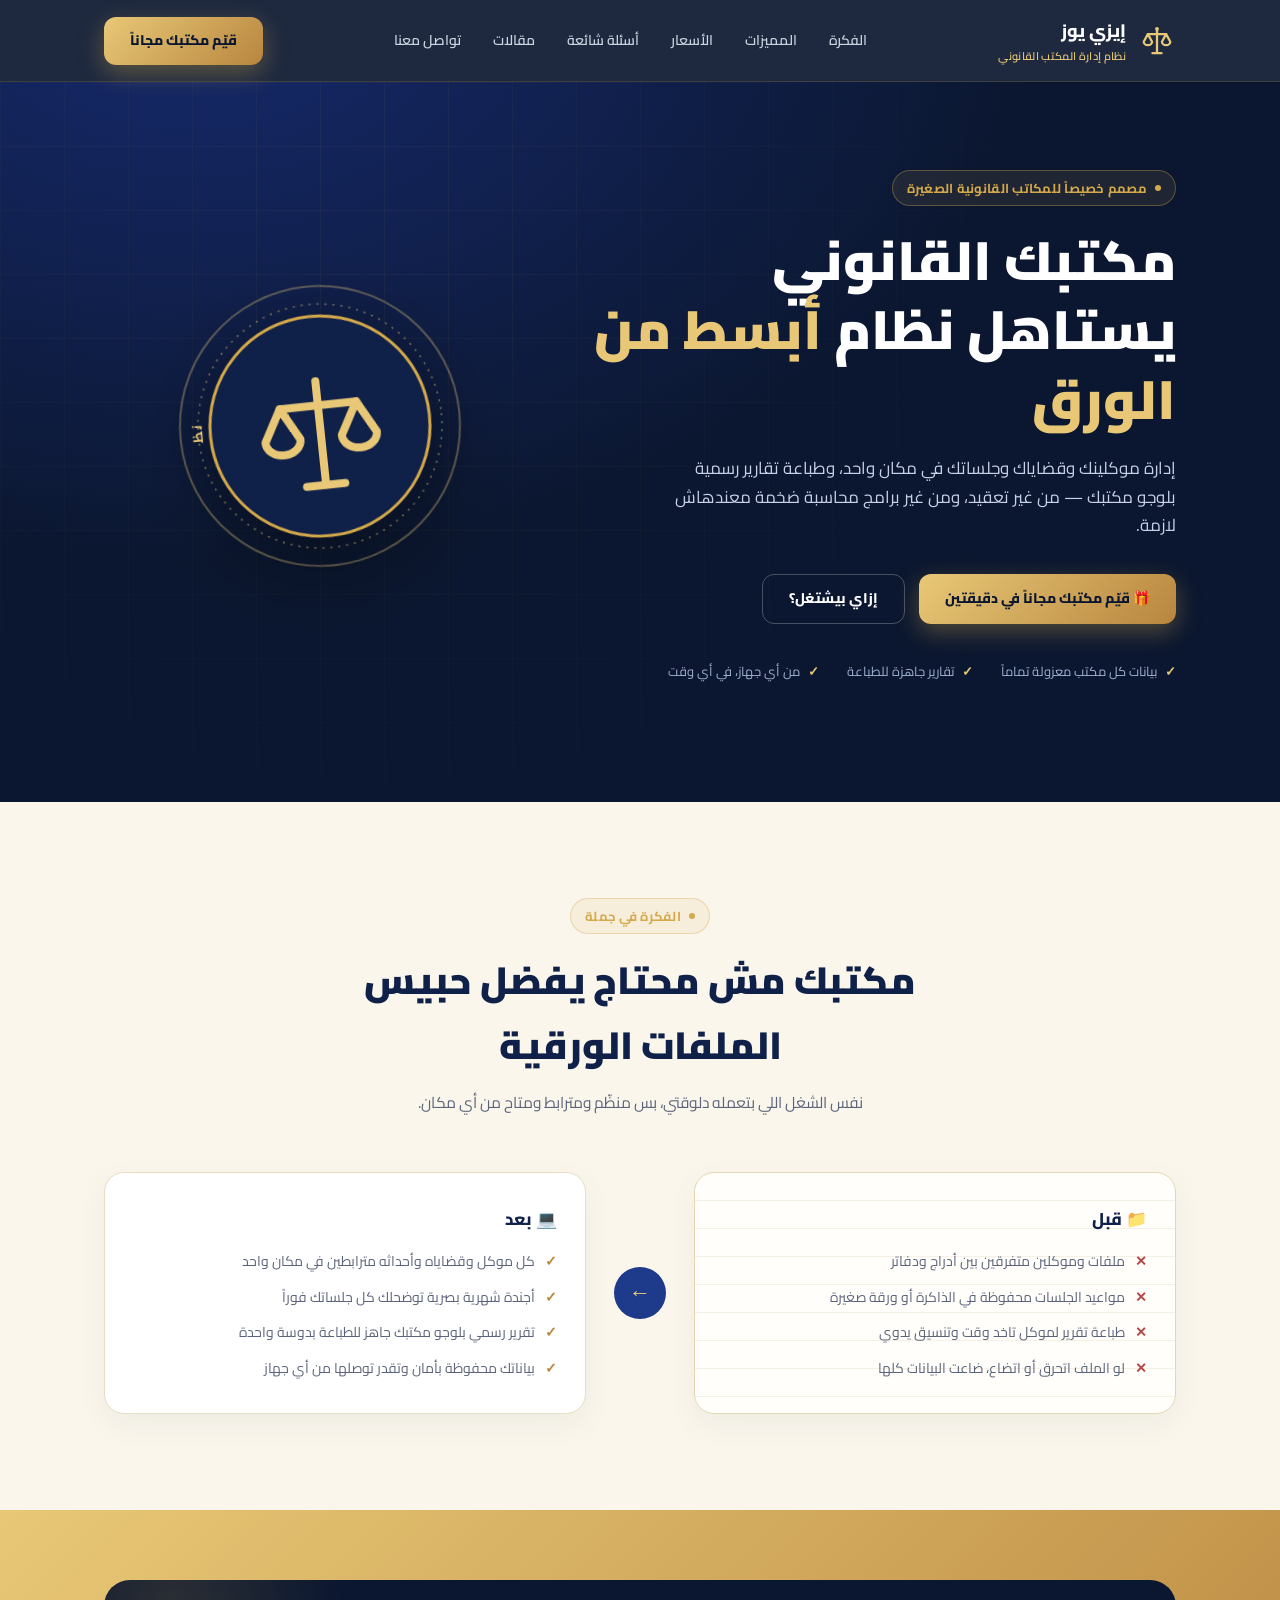
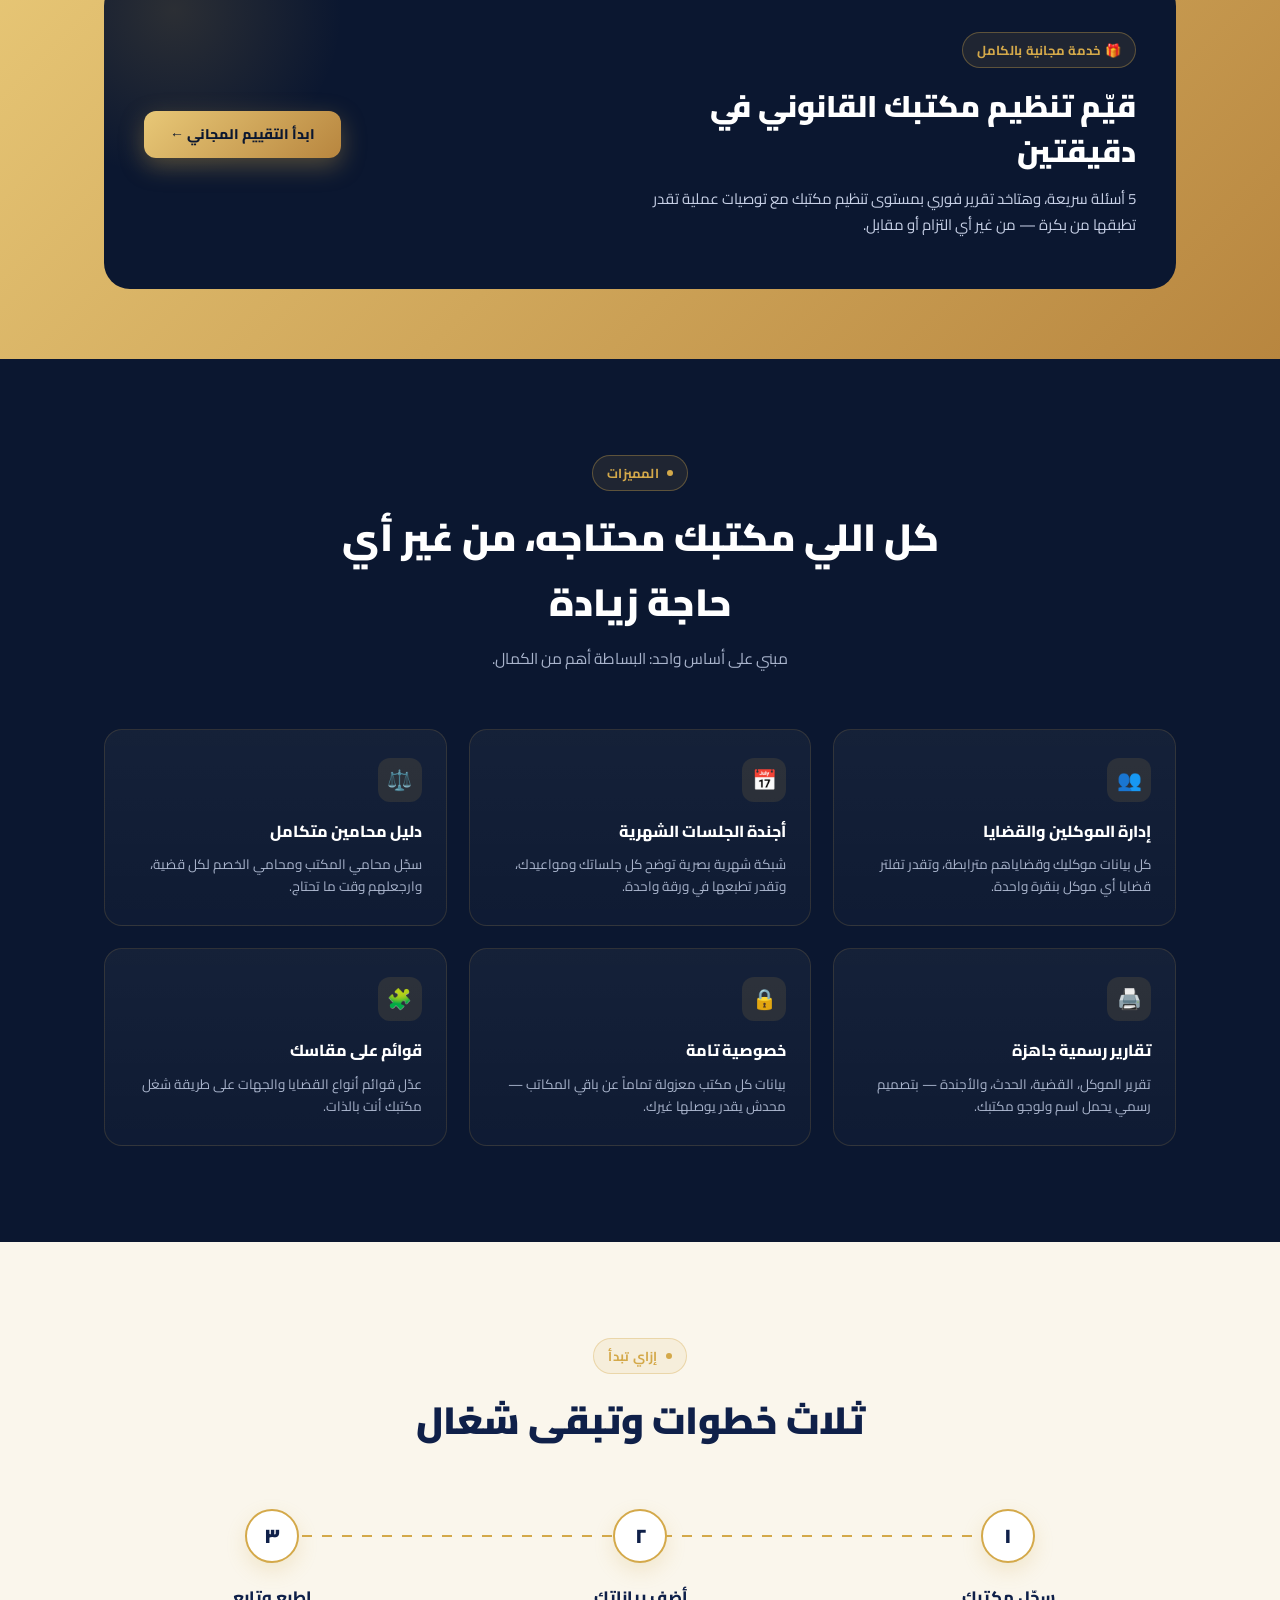
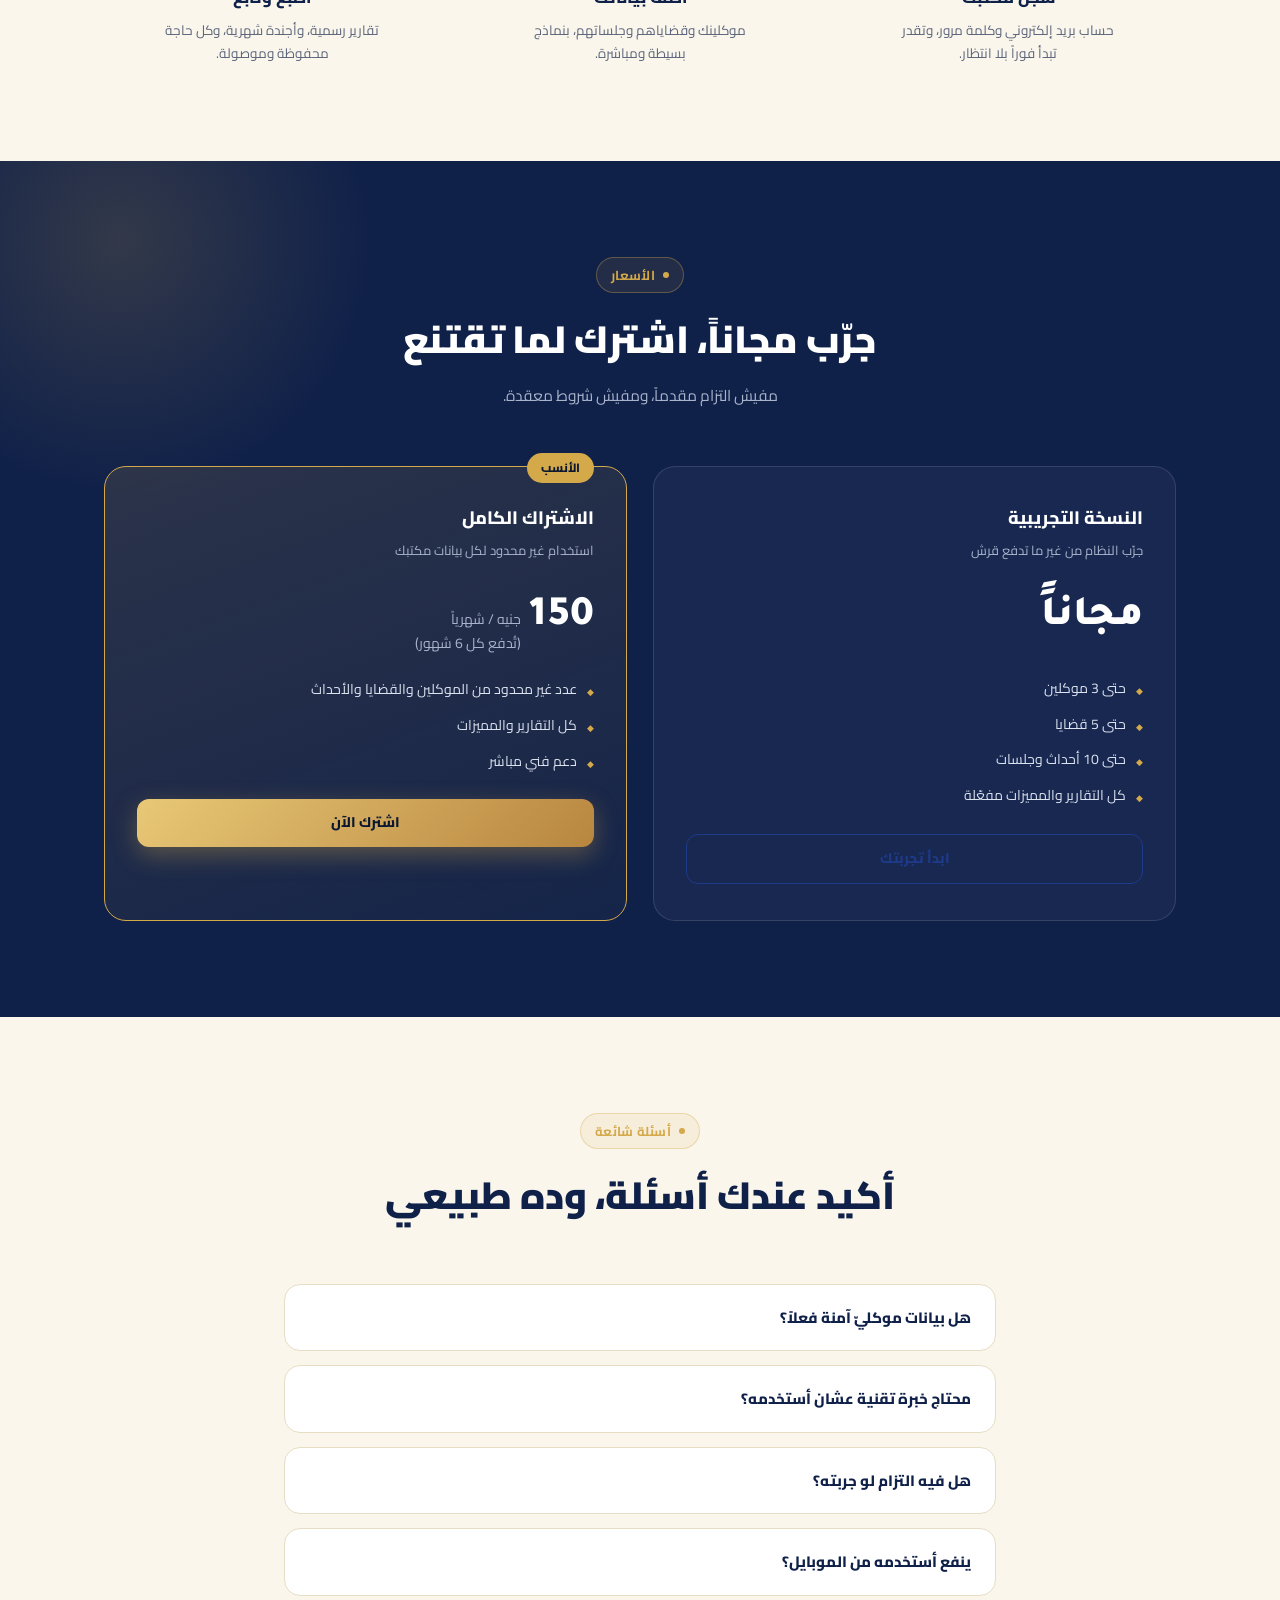
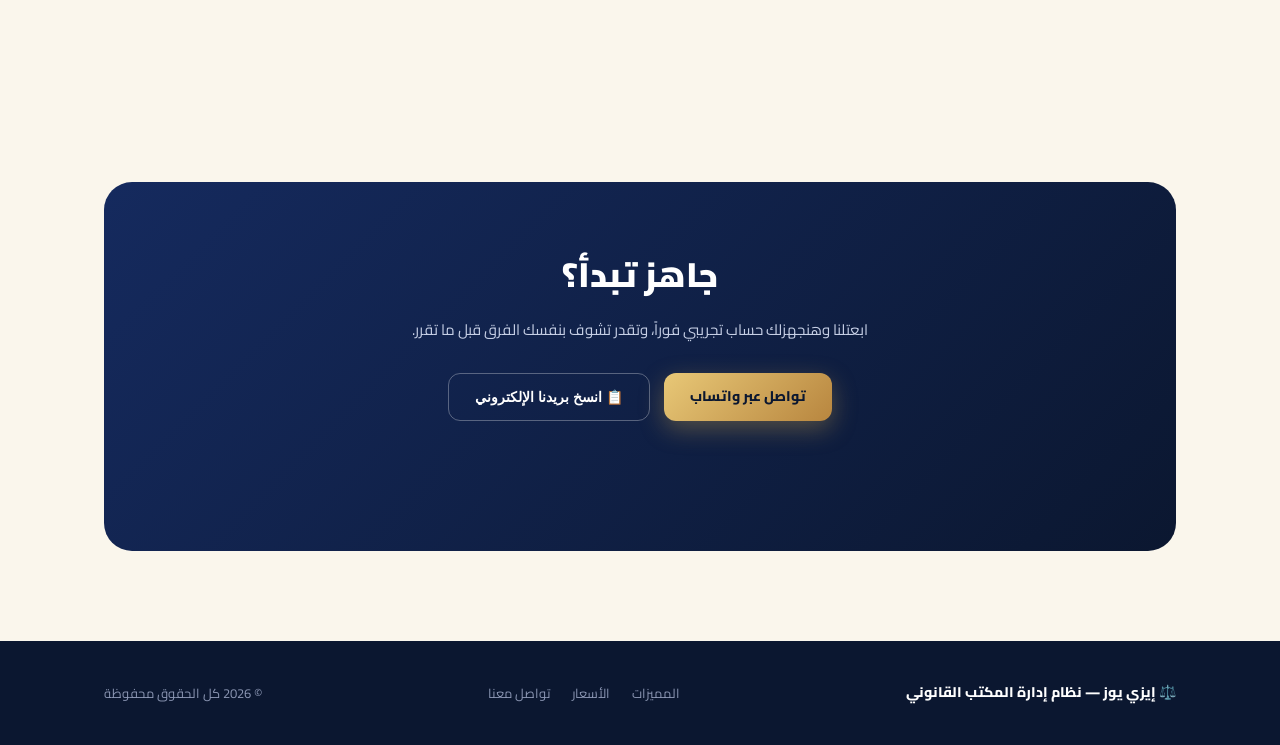
<file: public/landing.html>
<!DOCTYPE html>
<html lang="ar" dir="rtl">
<head>
<meta charset="UTF-8">
<meta name="viewport" content="width=device-width, initial-scale=1.0">
<title>إيزي يوز — نظام إدارة المكتب القانوني</title>
<link rel="preconnect" href="https://fonts.googleapis.com">
<link href="https://fonts.googleapis.com/css2?family=Cairo:wght@400;500;600;700;800;900&family=Tajawal:wght@400;500;700&display=swap" rel="stylesheet">
<style>
  :root{
    --navy-950:#0b1730;
    --navy-900:#0f2049;
    --navy-800:#152a5e;
    --navy-700:#1e3a8a;
    --gold-600:#b8863f;
    --gold-500:#d4a94a;
    --gold-400:#e8c877;
    --paper:#faf6ec;
    --paper-line:#e7ddc4;
    --ink:#1a2238;
    --ink-muted:#5b647a;
    --white:#ffffff;
  }
  *{box-sizing:border-box; margin:0; padding:0;}
  html{scroll-behavior:smooth;}
  body{
    font-family:'Cairo', sans-serif;
    background:var(--paper);
    color:var(--ink);
    line-height:1.7;
    overflow-x:hidden;
  }
  img,svg{display:block; max-width:100%;}
  a{color:inherit; text-decoration:none;}
  .container{max-width:1120px; margin:0 auto; padding:0 24px;}
  .eyebrow{
    display:inline-flex; align-items:center; gap:8px;
    font-size:13px; font-weight:700; letter-spacing:.02em;
    color:var(--gold-500);
    background:rgba(212,169,74,.1);
    border:1px solid rgba(212,169,74,.35);
    padding:6px 14px; border-radius:999px;
  }
  .eyebrow .dot{width:6px; height:6px; border-radius:50%; background:var(--gold-500);}

  /* ===== NAV ===== */
  header.nav{
    position:sticky; top:0; z-index:50;
    background:rgba(11,23,48,.92);
    backdrop-filter:blur(10px);
    border-bottom:1px solid rgba(212,169,74,.18);
  }
  .nav-inner{display:flex; align-items:center; justify-content:space-between; padding:16px 24px;}
  .brand{display:flex; align-items:center; gap:12px;}
  .brand-mark{width:38px; height:38px;}
  .brand-name{color:var(--white); font-weight:800; font-size:18px;}
  .brand-sub{color:var(--gold-400); font-size:11px; font-weight:600; letter-spacing:.03em;}
  nav.links{display:flex; align-items:center; gap:32px;}
  nav.links a{color:#cbd5e1; font-size:14px; font-weight:600; transition:color .2s;}
  nav.links a:hover{color:var(--gold-400);}
  .btn{
    display:inline-flex; align-items:center; justify-content:center; gap:8px;
    font-weight:800; font-size:14px; border-radius:12px; padding:12px 26px;
    cursor:pointer; border:none; transition:transform .18s ease, box-shadow .18s ease;
  }
  .btn:hover{transform:translateY(-2px);}
  .btn-gold{background:linear-gradient(135deg, var(--gold-400), var(--gold-600)); color:var(--navy-950); box-shadow:0 8px 24px rgba(212,169,74,.35);}
  .btn-ghost{background:transparent; color:var(--white); border:1.5px solid rgba(255,255,255,.25);}
  .btn-navy{background:var(--navy-700); color:var(--white); box-shadow:0 8px 24px rgba(30,58,138,.35);}
  .btn-outline-navy{background:transparent; color:var(--navy-700); border:1.5px solid var(--navy-700);}

  /* ===== HERO ===== */
  .hero{
    position:relative;
    background:radial-gradient(120% 140% at 15% -10%, #16296b 0%, var(--navy-950) 55%);
    color:var(--white);
    padding:88px 0 120px;
    overflow:hidden;
  }
  .hero::before{
    content:"";
    position:absolute; inset:0;
    background-image:
      linear-gradient(rgba(212,169,74,.06) 1px, transparent 1px),
      linear-gradient(90deg, rgba(212,169,74,.06) 1px, transparent 1px);
    background-size:64px 64px;
    mask-image:radial-gradient(circle at 30% 20%, black, transparent 70%);
    pointer-events:none;
  }
  .hero-grid{display:grid; grid-template-columns:1.15fr .85fr; gap:56px; align-items:center; position:relative; z-index:2;}
  .hero h1{
    font-size:clamp(32px, 4.4vw, 54px); font-weight:900; line-height:1.28;
    margin:20px 0 20px;
  }
  .hero h1 .accent{color:var(--gold-400);}
  .hero p.lead{font-size:17px; color:#c7d0e6; max-width:520px; margin-bottom:34px;}
  .hero-ctas{display:flex; gap:14px; flex-wrap:wrap; margin-bottom:36px;}
  .hero-trust{display:flex; gap:28px; flex-wrap:wrap; font-size:13px; color:#9fb0d1;}
  .hero-trust span{display:flex; align-items:center; gap:8px;}
  .hero-trust b{color:var(--gold-400);}

  /* seal */
  .seal-wrap{position:relative; display:flex; justify-content:center; align-items:center;}
  .seal{
    width:300px; height:300px; position:relative;
    animation:stamp-in .7s cubic-bezier(.2,.9,.25,1) both;
  }
  @keyframes stamp-in{
    0%{opacity:0; transform:scale(1.5) rotate(-14deg);}
    60%{opacity:1;}
    100%{opacity:1; transform:scale(1) rotate(-6deg);}
  }
  .seal svg{width:100%; height:100%; filter:drop-shadow(0 20px 45px rgba(0,0,0,.45));}
  @media (prefers-reduced-motion:reduce){ .seal{animation:none; transform:rotate(-6deg);} }

  /* ===== TRANSFORM (paper -> digital) ===== */
  .transform-section{padding:96px 0; background:var(--paper); position:relative;}
  .section-head{text-align:center; max-width:640px; margin:0 auto 56px;}
  .section-head h2{font-size:clamp(26px,3vw,38px); font-weight:900; color:var(--navy-900); margin:14px 0 12px;}
  .section-head p{color:var(--ink-muted); font-size:15.5px;}

  .transform-grid{display:grid; grid-template-columns:1fr auto 1fr; gap:28px; align-items:center;}
  .t-card{
    background:var(--white); border:1px solid var(--paper-line); border-radius:20px; padding:32px 28px;
    box-shadow:0 10px 30px rgba(26,34,56,.05);
  }
  .t-card.old{background:repeating-linear-gradient(180deg, #fffefb, #fffefb 27px, #ece3ce 28px); border-color:#e4d7b3;}
  .t-card h3{font-size:17px; font-weight:800; color:var(--navy-900); margin-bottom:16px; display:flex; align-items:center; gap:10px;}
  .t-card ul{list-style:none; display:flex; flex-direction:column; gap:12px;}
  .t-card li{font-size:14px; color:var(--ink-muted); display:flex; align-items:flex-start; gap:10px;}
  .t-card.old li::before{content:"✕"; color:#b34747; font-weight:800;}
  .t-card.new li::before{content:"✓"; color:var(--gold-600); font-weight:800;}
  .t-arrow{width:52px; height:52px; border-radius:50%; background:var(--navy-700); color:var(--gold-400); display:flex; align-items:center; justify-content:center; font-size:22px; font-weight:900;}

  /* ===== FEATURES ===== */
  .features{padding:96px 0; background:var(--navy-950); color:var(--white); position:relative;}
  .features .section-head h2{color:var(--white);}
  .features .section-head p{color:#a9b4cc;}
  .feat-grid{display:grid; grid-template-columns:repeat(3, 1fr); gap:22px;}
  .feat-card{
    background:linear-gradient(180deg, rgba(255,255,255,.045), rgba(255,255,255,.02));
    border:1px solid rgba(212,169,74,.16);
    border-radius:18px; padding:28px 24px;
    transition:border-color .2s, transform .2s;
  }
  .feat-card:hover{border-color:rgba(212,169,74,.5); transform:translateY(-4px);}
  .feat-icon{width:44px; height:44px; border-radius:12px; background:rgba(212,169,74,.12); display:flex; align-items:center; justify-content:center; margin-bottom:16px; font-size:20px;}
  .feat-card h3{font-size:16px; font-weight:800; margin-bottom:8px;}
  .feat-card p{font-size:13.5px; color:#a9b4cc; line-height:1.65;}

  /* ===== STEPS ===== */
  .steps{padding:96px 0; background:var(--paper);}
  .steps-grid{display:grid; grid-template-columns:repeat(3,1fr); gap:32px; position:relative;}
  .steps-grid::before{
    content:""; position:absolute; top:26px; right:16.6%; left:16.6%; height:2px;
    background:repeating-linear-gradient(90deg, var(--gold-500) 0 10px, transparent 10px 20px);
    z-index:0;
  }
  .step{position:relative; z-index:1; text-align:center;}
  .step-num{
    width:54px; height:54px; border-radius:50%; margin:0 auto 20px;
    background:var(--white); border:2.5px solid var(--gold-500); color:var(--navy-900);
    display:flex; align-items:center; justify-content:center; font-weight:900; font-size:20px;
    box-shadow:0 8px 20px rgba(212,169,74,.2);
  }
  .step h3{font-size:16.5px; font-weight:800; color:var(--navy-900); margin-bottom:8px;}
  .step p{font-size:13.5px; color:var(--ink-muted); max-width:230px; margin:0 auto;}

  /* ===== PRICING ===== */
  .pricing{padding:96px 0; background:var(--navy-900); color:var(--white); position:relative; overflow:hidden;}
  .pricing::after{
    content:""; position:absolute; width:520px; height:520px; border-radius:50%;
    background:radial-gradient(circle, rgba(212,169,74,.18), transparent 70%);
    top:-180px; left:-140px;
  }
  .price-grid{display:grid; grid-template-columns:1fr 1fr; gap:26px; position:relative; z-index:1;}
  .price-card{
    background:rgba(255,255,255,.04); border:1px solid rgba(255,255,255,.12); border-radius:22px;
    padding:36px 32px;
  }
  .price-card.featured{
    background:linear-gradient(160deg, rgba(212,169,74,.14), rgba(212,169,74,.03));
    border:1.5px solid var(--gold-500);
    position:relative;
  }
  .price-badge{
    position:absolute; top:-14px; right:32px;
    background:var(--gold-500); color:var(--navy-950); font-size:12px; font-weight:800;
    padding:5px 14px; border-radius:999px;
  }
  .price-card h3{font-size:18px; font-weight:800; margin-bottom:6px;}
  .price-card .sub{font-size:13px; color:#a9b4cc; margin-bottom:22px;}
  .price-amount{display:flex; align-items:baseline; gap:8px; margin-bottom:22px;}
  .price-amount .num{font-size:42px; font-weight:900; font-family:'Tajawal', sans-serif;}
  .price-amount .unit{font-size:14px; color:#a9b4cc;}
  .price-card ul{list-style:none; display:flex; flex-direction:column; gap:12px; margin-bottom:26px;}
  .price-card li{font-size:14px; color:#dbe2f0; display:flex; align-items:flex-start; gap:10px;}
  .price-card li::before{content:"◆"; color:var(--gold-500); font-size:9px; margin-top:6px;}
  .price-card .btn{width:100%;}

  /* ===== CTA / CONTACT ===== */
  .cta-section{padding:90px 0; background:var(--paper); text-align:center;}
  .cta-box{
    background:linear-gradient(135deg, var(--navy-800), var(--navy-950));
    border-radius:28px; padding:64px 40px; color:var(--white);
    position:relative; overflow:hidden;
  }
  .cta-box h2{font-size:clamp(24px,3vw,34px); font-weight:900; margin-bottom:14px;}
  .cta-box p{color:#c7d0e6; max-width:480px; margin:0 auto 30px; font-size:15px;}
  .cta-actions{display:flex; gap:14px; justify-content:center; flex-wrap:wrap;}

  footer{background:var(--navy-950); color:#8b96b3; padding:40px 0; font-size:13px;}
  .footer-inner{display:flex; justify-content:space-between; align-items:center; flex-wrap:wrap; gap:16px;}
  .footer-inner .brand-name{font-size:14px;}
  .footer-links{display:flex; gap:22px;}
  .footer-links a:hover{color:var(--gold-400);}

  @media (max-width:900px){
    nav.links{display:none;}
    .hero-grid{grid-template-columns:1fr; text-align:center;}
    .hero p.lead{margin-inline:auto;}
    .hero-ctas, .hero-trust{justify-content:center;}
    .seal{width:220px; height:220px;}
    .transform-grid{grid-template-columns:1fr; }
    .t-arrow{margin:0 auto; transform:rotate(90deg);}
    .feat-grid{grid-template-columns:1fr 1fr;}
    .steps-grid{grid-template-columns:1fr; gap:44px;}
    .steps-grid::before{display:none;}
    .price-grid{grid-template-columns:1fr;}
    .footer-inner{flex-direction:column; text-align:center;}
  }
  @media (max-width:560px){
    .feat-grid{grid-template-columns:1fr;}
  }
</style>
</head>
<body>

<header class="nav">
  <div class="container nav-inner">
    <div class="brand">
      <svg class="brand-mark" viewBox="0 0 100 100">
        <g stroke="#e8c877" stroke-width="6" stroke-linecap="round" stroke-linejoin="round" fill="none">
          <line x1="50" y1="18" x2="50" y2="76"/>
          <line x1="26" y1="32" x2="74" y2="32"/>
          <path d="M26 32 L15 52 a11 9 0 0 0 22 0 Z"/>
          <path d="M74 32 L63 52 a11 9 0 0 0 22 0 Z"/>
          <line x1="38" y1="82" x2="62" y2="82"/>
          <line x1="50" y1="76" x2="50" y2="82"/>
        </g>
        <circle cx="50" cy="18" r="5" fill="#e8c877"/>
      </svg>
      <div>
        <div class="brand-name">إيزي يوز</div>
        <div class="brand-sub">نظام إدارة المكتب القانوني</div>
      </div>
    </div>
    <nav class="links">
      <a href="#transform">الفكرة</a>
      <a href="#features">المميزات</a>
      <a href="#pricing">الأسعار</a>
      <a href="#faq">أسئلة شائعة</a>
      <a href="articles.html">مقالات</a>
      <a href="#contact">تواصل معنا</a>
    </nav>
    <a href="quiz.html" class="btn btn-gold">قيّم مكتبك مجاناً</a>
  </div>
</header>

<section class="hero">
  <div class="container hero-grid">
    <div>
      <span class="eyebrow"><span class="dot"></span> مصمم خصيصاً للمكاتب القانونية الصغيرة</span>
      <h1>مكتبك القانوني<br>يستاهل نظام <span class="accent">أبسط من الورق</span></h1>
      <p class="lead">
        إدارة موكلينك وقضاياك وجلساتك في مكان واحد، وطباعة تقارير رسمية بلوجو مكتبك — من غير تعقيد، ومن غير برامج محاسبة ضخمة معندهاش لازمة.
      </p>
      <div class="hero-ctas">
        <a href="quiz.html" class="btn btn-gold">🎁 قيّم مكتبك مجاناً في دقيقتين</a>
        <a href="#transform" class="btn btn-ghost">إزاي بيشتغل؟</a>
      </div>
      <div class="hero-trust">
        <span><b>✓</b> بيانات كل مكتب معزولة تماماً</span>
        <span><b>✓</b> تقارير جاهزة للطباعة</span>
        <span><b>✓</b> من أي جهاز، في أي وقت</span>
      </div>
    </div>
    <div class="seal-wrap">
      <div class="seal">
        <svg viewBox="0 0 300 300">
          <defs>
            <path id="sealRing" d="M150,150 m-118,0 a118,118 0 1,1 236,0 a118,118 0 1,1 -236,0"/>
          </defs>
          <circle cx="150" cy="150" r="140" fill="none" stroke="#e8c877" stroke-width="2" opacity="0.35"/>
          <circle cx="150" cy="150" r="122" fill="none" stroke="#e8c877" stroke-width="1.5" opacity="0.5" stroke-dasharray="2 6"/>
          <circle cx="150" cy="150" r="110" fill="#0f2049" stroke="#d4a94a" stroke-width="3"/>
          <text font-family="Cairo, sans-serif" font-size="13.5" font-weight="700" fill="#e8c877" letter-spacing="2">
            <textPath href="#sealRing" startOffset="2%">نظام إدارة المكتب القانوني  •  إيزي يوز  •</textPath>
          </text>
          <g stroke="#e8c877" stroke-width="5" stroke-linecap="round" stroke-linejoin="round" fill="none" transform="translate(150,158) scale(1.6) translate(-50,-50)">
            <line x1="50" y1="18" x2="50" y2="76"/>
            <line x1="26" y1="32" x2="74" y2="32"/>
            <path d="M26 32 L15 52 a11 9 0 0 0 22 0 Z"/>
            <path d="M74 32 L63 52 a11 9 0 0 0 22 0 Z"/>
            <line x1="38" y1="82" x2="62" y2="82"/>
            <line x1="50" y1="76" x2="50" y2="82"/>
          </g>
          <circle cx="150" cy="105" r="4" fill="#e8c877" transform="translate(0,0)"/>
        </svg>
      </div>
    </div>
  </div>
</section>

<section class="transform-section" id="transform">
  <div class="container">
    <div class="section-head">
      <span class="eyebrow"><span class="dot"></span> الفكرة في جملة</span>
      <h2>مكتبك مش محتاج يفضل حبيس الملفات الورقية</h2>
      <p>نفس الشغل اللي بتعمله دلوقتي، بس منظّم ومترابط ومتاح من أي مكان.</p>
    </div>
    <div class="transform-grid">
      <div class="t-card old">
        <h3>📁 قبل</h3>
        <ul>
          <li>ملفات وموكلين متفرقين بين أدراج ودفاتر</li>
          <li>مواعيد الجلسات محفوظة في الذاكرة أو ورقة صغيرة</li>
          <li>طباعة تقرير لموكل تاخد وقت وتنسيق يدوي</li>
          <li>لو الملف اتحرق أو اتضاع، ضاعت البيانات كلها</li>
        </ul>
      </div>
      <div class="t-arrow">←</div>
      <div class="t-card new">
        <h3>💻 بعد</h3>
        <ul>
          <li>كل موكل وقضاياه وأحداثه مترابطين في مكان واحد</li>
          <li>أجندة شهرية بصرية توضحلك كل جلساتك فوراً</li>
          <li>تقرير رسمي بلوجو مكتبك جاهز للطباعة بدوسة واحدة</li>
          <li>بياناتك محفوظة بأمان وتقدر توصلها من أي جهاز</li>
        </ul>
      </div>
    </div>
  </div>
</section>

<section style="padding:70px 0; background:linear-gradient(135deg, var(--gold-400), var(--gold-600));">
  <div class="container">
    <div style="background:var(--navy-950); border-radius:26px; padding:52px 40px; display:flex; align-items:center; justify-content:space-between; gap:40px; flex-wrap:wrap; color:#fff; position:relative; overflow:hidden;">
      <div style="position:absolute; width:340px; height:340px; border-radius:50%; background:radial-gradient(circle, rgba(212,169,74,.16), transparent 70%); top:-140px; left:-100px;"></div>
      <div style="max-width:520px; position:relative;">
        <span class="eyebrow">🎁 خدمة مجانية بالكامل</span>
        <h2 style="font-size:clamp(22px,3vw,30px); font-weight:900; margin:16px 0 12px; line-height:1.5;">قيّم تنظيم مكتبك القانوني في دقيقتين</h2>
        <p style="color:#c7d0e6; font-size:15px; margin-bottom:0;">5 أسئلة سريعة، وهتاخد تقرير فوري بمستوى تنظيم مكتبك مع توصيات عملية تقدر تطبقها من بكرة — من غير أي التزام أو مقابل.</p>
      </div>
      <a href="quiz.html" class="btn btn-gold" style="position:relative; white-space:nowrap;">ابدأ التقييم المجاني ←</a>
    </div>
  </div>
</section>

<section class="features" id="features">
  <div class="container">
    <div class="section-head">
      <span class="eyebrow"><span class="dot"></span> المميزات</span>
      <h2>كل اللي مكتبك محتاجه، من غير أي حاجة زيادة</h2>
      <p>مبني على أساس واحد: البساطة أهم من الكمال.</p>
    </div>
    <div class="feat-grid">
      <div class="feat-card">
        <div class="feat-icon">👥</div>
        <h3>إدارة الموكلين والقضايا</h3>
        <p>كل بيانات موكليك وقضاياهم مترابطة، وتقدر تفلتر قضايا أي موكل بنقرة واحدة.</p>
      </div>
      <div class="feat-card">
        <div class="feat-icon">📅</div>
        <h3>أجندة الجلسات الشهرية</h3>
        <p>شبكة شهرية بصرية توضح كل جلساتك ومواعيدك، وتقدر تطبعها في ورقة واحدة.</p>
      </div>
      <div class="feat-card">
        <div class="feat-icon">⚖️</div>
        <h3>دليل محامين متكامل</h3>
        <p>سجّل محامي المكتب ومحامي الخصم لكل قضية، وارجعلهم وقت ما تحتاج.</p>
      </div>
      <div class="feat-card">
        <div class="feat-icon">🖨️</div>
        <h3>تقارير رسمية جاهزة</h3>
        <p>تقرير الموكل، القضية، الحدث، والأجندة — بتصميم رسمي يحمل اسم ولوجو مكتبك.</p>
      </div>
      <div class="feat-card">
        <div class="feat-icon">🔒</div>
        <h3>خصوصية تامة</h3>
        <p>بيانات كل مكتب معزولة تماماً عن باقي المكاتب — محدش يقدر يوصلها غيرك.</p>
      </div>
      <div class="feat-card">
        <div class="feat-icon">🧩</div>
        <h3>قوائم على مقاسك</h3>
        <p>عدّل قوائم أنواع القضايا والجهات على طريقة شغل مكتبك أنت بالذات.</p>
      </div>
    </div>
  </div>
</section>

<section class="steps">
  <div class="container">
    <div class="section-head">
      <span class="eyebrow"><span class="dot"></span> إزاي تبدأ</span>
      <h2>ثلاث خطوات وتبقى شغال</h2>
    </div>
    <div class="steps-grid">
      <div class="step">
        <div class="step-num">١</div>
        <h3>سجّل مكتبك</h3>
        <p>حساب بريد إلكتروني وكلمة مرور، وتقدر تبدأ فوراً بلا انتظار.</p>
      </div>
      <div class="step">
        <div class="step-num">٢</div>
        <h3>أضف بياناتك</h3>
        <p>موكلينك وقضاياهم وجلساتهم، بنماذج بسيطة ومباشرة.</p>
      </div>
      <div class="step">
        <div class="step-num">٣</div>
        <h3>اطبع وتابع</h3>
        <p>تقارير رسمية، وأجندة شهرية، وكل حاجة محفوظة وموصولة.</p>
      </div>
    </div>
  </div>
</section>

<section class="pricing" id="pricing">
  <div class="container">
    <div class="section-head">
      <span class="eyebrow"><span class="dot"></span> الأسعار</span>
      <h2 style="color:#fff;">جرّب مجاناً، اشترك لما تقتنع</h2>
      <p style="color:#a9b4cc;">مفيش التزام مقدماً، ومفيش شروط معقدة.</p>
    </div>
    <div class="price-grid">
      <div class="price-card">
        <h3>النسخة التجريبية</h3>
        <p class="sub">جرّب النظام من غير ما تدفع قرش</p>
        <div class="price-amount"><span class="num">مجاناً</span></div>
        <ul>
          <li>حتى 3 موكلين</li>
          <li>حتى 5 قضايا</li>
          <li>حتى 10 أحداث وجلسات</li>
          <li>كل التقارير والمميزات مفعّلة</li>
        </ul>
        <a href="#contact" class="btn btn-outline-navy">ابدأ تجربتك</a>
      </div>
      <div class="price-card featured">
        <span class="price-badge">الأنسب</span>
        <h3>الاشتراك الكامل</h3>
        <p class="sub">استخدام غير محدود لكل بيانات مكتبك</p>
        <div class="price-amount">
          <span class="num">150</span>
          <span class="unit">جنيه / شهرياً<br>(تُدفع كل 6 شهور)</span>
        </div>
        <ul>
          <li>عدد غير محدود من الموكلين والقضايا والأحداث</li>
          <li>كل التقارير والمميزات</li>
          <li>دعم فني مباشر</li>
        </ul>
        <a href="#contact" class="btn btn-gold">اشترك الآن</a>
      </div>
    </div>
  </div>
</section>

<section style="padding:96px 0; background:var(--paper);" id="faq">
  <div class="container" style="max-width:760px;">
    <div class="section-head">
      <span class="eyebrow"><span class="dot"></span> أسئلة شائعة</span>
      <h2>أكيد عندك أسئلة، وده طبيعي</h2>
    </div>
    <div style="display:flex; flex-direction:column; gap:14px;">
      <details style="background:#fff; border:1px solid var(--paper-line); border-radius:16px; padding:20px 24px;">
        <summary style="cursor:pointer; font-weight:800; font-size:15px; color:var(--navy-900); list-style:none;">هل بيانات موكليّ آمنة فعلاً؟</summary>
        <p style="margin-top:12px; font-size:14px; color:var(--ink-muted); line-height:1.7;">أيوه، بيانات كل مكتب معزولة تماماً عن باقي المكاتب على مستوى قاعدة البيانات نفسها — نفس الطريقة اللي بتستخدمها شركات عالمية كبيرة لحماية بيانات عملائها.</p>
      </details>
      <details style="background:#fff; border:1px solid var(--paper-line); border-radius:16px; padding:20px 24px;">
        <summary style="cursor:pointer; font-weight:800; font-size:15px; color:var(--navy-900); list-style:none;">محتاج خبرة تقنية عشان أستخدمه؟</summary>
        <p style="margin-top:12px; font-size:14px; color:var(--ink-muted); line-height:1.7;">لأ خالص. النظام مبني عشان يكون بسيط زي ما بتستخدم أي تطبيق موبايل عادي — لو تقدر تستخدم واتساب، تقدر تستخدمه.</p>
      </details>
      <details style="background:#fff; border:1px solid var(--paper-line); border-radius:16px; padding:20px 24px;">
        <summary style="cursor:pointer; font-weight:800; font-size:15px; color:var(--navy-900); list-style:none;">هل فيه التزام لو جربته؟</summary>
        <p style="margin-top:12px; font-size:14px; color:var(--ink-muted); line-height:1.7;">مفيش أي التزام في فترة التجربة المجانية. تقدر تجرب وتقرر بعدها بكل راحة، من غير أي بطاقة دفع أو تعهد مسبق.</p>
      </details>
      <details style="background:#fff; border:1px solid var(--paper-line); border-radius:16px; padding:20px 24px;">
        <summary style="cursor:pointer; font-weight:800; font-size:15px; color:var(--navy-900); list-style:none;">ينفع أستخدمه من الموبايل؟</summary>
        <p style="margin-top:12px; font-size:14px; color:var(--ink-muted); line-height:1.7;">أيوه، النظام سحابي بالكامل — تقدر توصله من الكمبيوتر أو الموبايل أو أي جهاز فيه إنترنت، وبياناتك واحدة في كل مكان.</p>
      </details>
    </div>
  </div>
</section>

<section class="cta-section" id="contact">
  <div class="container">
    <div class="cta-box">
      <h2>جاهز تبدأ؟</h2>
      <p>ابعتلنا وهنجهزلك حساب تجريبي فوراً، وتقدر تشوف بنفسك الفرق قبل ما تقرر.</p>
      <div class="cta-actions">
        <a href="https://wa.me/201070531319" class="btn btn-gold">تواصل عبر واتساب</a>
        <button onclick="copyEmail(this)" class="btn btn-ghost" style="color:#fff; border-color:rgba(255,255,255,.3);">📋 انسخ بريدنا الإلكتروني</button>
      </div>
      <p id="copyMsg" style="color:var(--gold-400); font-size:13px; margin-top:14px; opacity:0; transition:opacity .25s;">تم نسخ البريد الإلكتروني ✓</p>
    </div>
  </div>
</section>

<footer>
  <div class="container footer-inner">
    <div class="brand-name">⚖️ إيزي يوز — نظام إدارة المكتب القانوني</div>
    <div class="footer-links">
      <a href="#features">المميزات</a>
      <a href="#pricing">الأسعار</a>
      <a href="#contact">تواصل معنا</a>
    </div>
    <div>© 2026 كل الحقوق محفوظة</div>
  </div>
</footer>

<button id="backToTop" aria-label="ارجع لأعلى الصفحة" onclick="window.scrollTo({top:0, behavior:'smooth'})" style="
  position:fixed; bottom:26px; left:26px; z-index:60;
  width:48px; height:48px; border-radius:50%; border:none; cursor:pointer;
  background:linear-gradient(135deg, var(--gold-400), var(--gold-600)); color:var(--navy-950);
  font-size:20px; font-weight:900; box-shadow:0 10px 24px rgba(212,169,74,.4);
  opacity:0; visibility:hidden; transform:translateY(12px);
  transition:opacity .25s, transform .25s, visibility .25s;
">↑</button>

<script>
  const backToTopBtn = document.getElementById('backToTop');
  window.addEventListener('scroll', () => {
    if (window.scrollY > 500) {
      backToTopBtn.style.opacity = '1';
      backToTopBtn.style.visibility = 'visible';
      backToTopBtn.style.transform = 'translateY(0)';
    } else {
      backToTopBtn.style.opacity = '0';
      backToTopBtn.style.visibility = 'hidden';
      backToTopBtn.style.transform = 'translateY(12px)';
    }
  });

  function copyEmail(btn){
    const email = 'mharaty.sd@gmail.com.com';
    navigator.clipboard.writeText(email).then(() => {
      const msg = document.getElementById('copyMsg');
      msg.style.opacity = '1';
      const original = btn.textContent;
      btn.textContent = '✓ اتنسخ!';
      setTimeout(() => {
        msg.style.opacity = '0';
        btn.textContent = original;
      }, 2200);
    }).catch(() => {
      alert('البريد الإلكتروني: ' + email);
    });
  }
</script>

</body>
</html>
</file>
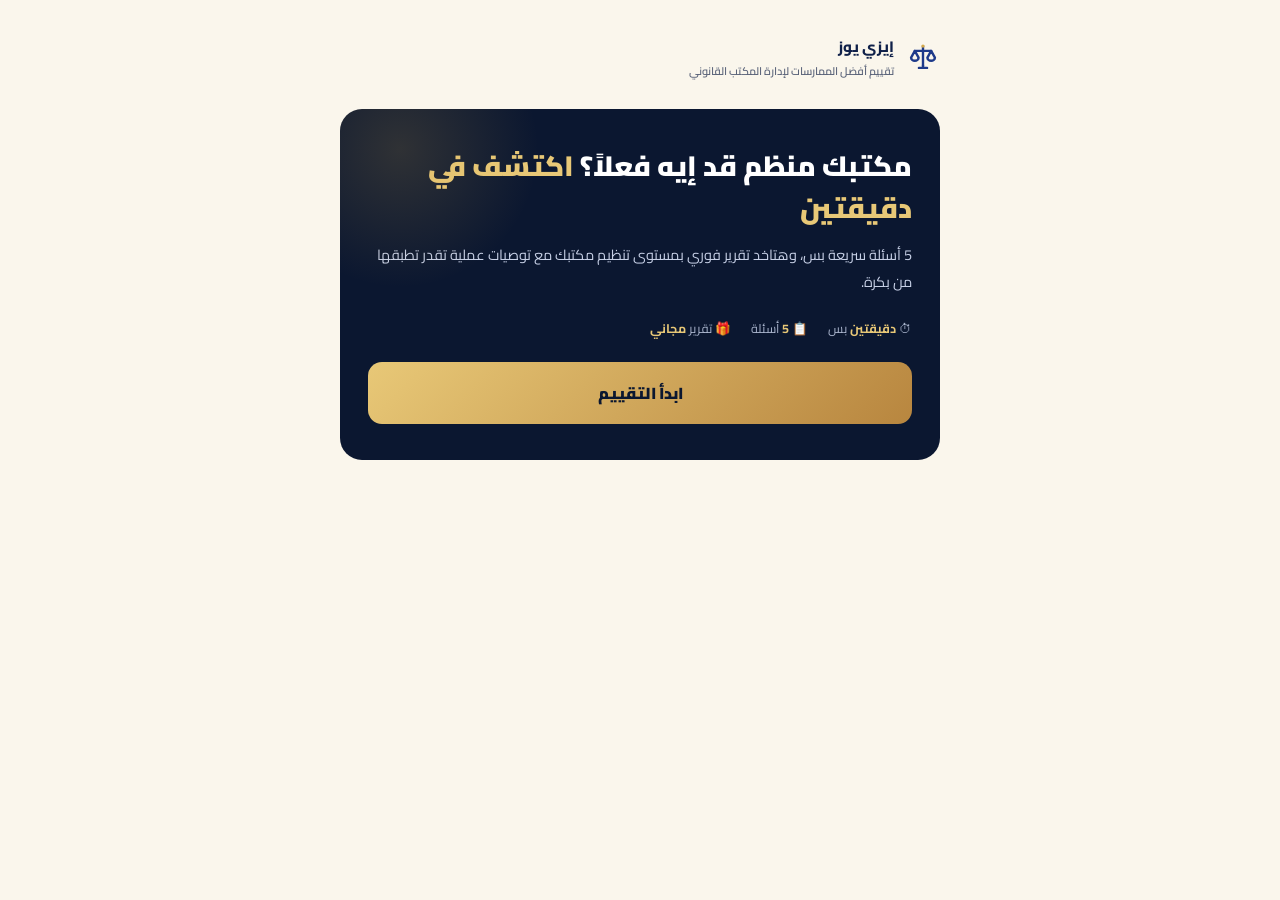
<file: public/quiz.html>
<!DOCTYPE html>
<html lang="ar" dir="rtl">
<head>
<meta charset="UTF-8">
<meta name="viewport" content="width=device-width, initial-scale=1.0">
<title>قيّم تنظيم مكتبك القانوني في دقيقتين — إيزي يوز</title>
<link rel="preconnect" href="https://fonts.googleapis.com">
<link href="https://fonts.googleapis.com/css2?family=Cairo:wght@400;500;600;700;800;900&family=Tajawal:wght@400;700&display=swap" rel="stylesheet">
<style>
  :root{
    --navy-950:#0b1730; --navy-900:#0f2049; --navy-800:#152a5e; --navy-700:#1e3a8a;
    --gold-600:#b8863f; --gold-500:#d4a94a; --gold-400:#e8c877;
    --paper:#faf6ec; --paper-line:#e7ddc4;
    --ink:#1a2238; --ink-muted:#5b647a; --white:#fff;
    --red:#b34747; --amber:#c98a2c; --green:#2f7d4f;
  }
  *{box-sizing:border-box; margin:0; padding:0;}
  body{font-family:'Cairo',sans-serif; background:var(--paper); color:var(--ink); min-height:100vh;}
  .wrap{max-width:640px; margin:0 auto; padding:32px 20px 60px;}

  .top{display:flex; align-items:center; gap:12px; margin-bottom:28px;}
  .top svg{width:34px; height:34px;}
  .top-name{font-weight:800; font-size:15px; color:var(--navy-900);}
  .top-sub{font-size:11px; color:var(--ink-muted); font-weight:600;}

  .intro{background:var(--navy-950); color:var(--white); border-radius:22px; padding:36px 28px; margin-bottom:28px; position:relative; overflow:hidden;}
  .intro::after{content:""; position:absolute; width:280px; height:280px; border-radius:50%; background:radial-gradient(circle, rgba(212,169,74,.18), transparent 70%); top:-100px; left:-80px;}
  .intro h1{font-size:clamp(22px,4vw,28px); font-weight:900; line-height:1.5; margin-bottom:12px; position:relative;}
  .intro h1 span{color:var(--gold-400);}
  .intro p{color:#c7d0e6; font-size:14.5px; margin-bottom:22px; position:relative;}
  .intro .meta{display:flex; gap:20px; font-size:12.5px; color:#a9b4cc; position:relative;}
  .intro .meta b{color:var(--gold-400);}
  .btn-start{
    position:relative; margin-top:22px; width:100%;
    background:linear-gradient(135deg, var(--gold-400), var(--gold-600));
    color:var(--navy-950); border:none; border-radius:14px; padding:16px;
    font-family:'Cairo',sans-serif; font-weight:900; font-size:16px; cursor:pointer;
    transition:transform .18s;
  }
  .btn-start:hover{transform:translateY(-2px);}

  .progress-track{height:6px; background:var(--paper-line); border-radius:999px; overflow:hidden; margin-bottom:28px;}
  .progress-fill{height:100%; background:linear-gradient(90deg, var(--gold-500), var(--gold-400)); width:0%; transition:width .35s ease;}

  .card{background:var(--white); border:1px solid var(--paper-line); border-radius:20px; padding:32px 28px; box-shadow:0 10px 30px rgba(26,34,56,.05);}
  .q-num{font-size:12.5px; font-weight:800; color:var(--gold-600); margin-bottom:10px;}
  .q-text{font-size:19px; font-weight:800; color:var(--navy-900); margin-bottom:24px; line-height:1.6;}
  .options{display:flex; flex-direction:column; gap:12px;}
  .opt{
    display:flex; align-items:center; gap:14px;
    background:var(--paper); border:1.5px solid var(--paper-line); border-radius:14px;
    padding:16px 18px; cursor:pointer; text-align:right; font-family:'Cairo',sans-serif;
    font-size:14.5px; color:var(--ink); transition:border-color .15s, background .15s;
    width:100%;
  }
  .opt:hover{border-color:var(--gold-500); background:#fff;}
  .opt .letter{
    width:28px; height:28px; border-radius:50%; background:var(--navy-700); color:#fff;
    display:flex; align-items:center; justify-content:center; font-size:12px; font-weight:800; flex-shrink:0;
  }

  /* results */
  .results{display:none;}
  .score-card{background:var(--navy-950); color:var(--white); border-radius:22px; padding:36px 28px; text-align:center; margin-bottom:22px; position:relative; overflow:hidden;}
  .score-card::after{content:""; position:absolute; width:280px; height:280px; border-radius:50%; background:radial-gradient(circle, rgba(212,169,74,.18), transparent 70%); bottom:-120px; right:-80px;}
  .score-ring{width:130px; height:130px; margin:0 auto 18px; position:relative;}
  .score-num{font-size:38px; font-weight:900; font-family:'Tajawal',sans-serif;}
  .tier-badge{display:inline-block; padding:6px 18px; border-radius:999px; font-weight:800; font-size:14px; margin-top:8px; position:relative;}
  .score-card p{color:#c7d0e6; font-size:13.5px; margin-top:14px; max-width:400px; margin-inline:auto; position:relative;}

  .rec-list{display:flex; flex-direction:column; gap:12px; margin-bottom:22px;}
  .rec{background:var(--white); border:1px solid var(--paper-line); border-radius:16px; padding:18px 20px; display:flex; gap:14px; align-items:flex-start;}
  .rec .icon{font-size:20px; flex-shrink:0;}
  .rec h4{font-size:14.5px; font-weight:800; color:var(--navy-900); margin-bottom:4px;}
  .rec p{font-size:13px; color:var(--ink-muted); line-height:1.6;}

  .lead-card{background:var(--white); border:1.5px solid var(--gold-500); border-radius:20px; padding:28px 24px;}
  .lead-card h3{font-size:17px; font-weight:800; color:var(--navy-900); margin-bottom:6px;}
  .lead-card p{font-size:13.5px; color:var(--ink-muted); margin-bottom:20px;}
  .lead-card input{
    width:100%; border:1.5px solid var(--paper-line); border-radius:12px; padding:13px 16px;
    font-family:'Cairo',sans-serif; font-size:14px; margin-bottom:12px; outline:none;
  }
  .lead-card input:focus{border-color:var(--gold-500);}
  .btn-submit{
    width:100%; background:linear-gradient(135deg, var(--gold-400), var(--gold-600)); color:var(--navy-950);
    border:none; border-radius:12px; padding:15px; font-family:'Cairo',sans-serif; font-weight:900; font-size:15px;
    cursor:pointer; transition:transform .18s;
  }
  .btn-submit:hover{transform:translateY(-2px);}
  .btn-submit:disabled{opacity:.6; cursor:not-allowed; transform:none;}

  .thanks{display:none; text-align:center; padding:40px 20px;}
  .thanks .check{width:70px; height:70px; border-radius:50%; background:#e8f5ec; color:var(--green); display:flex; align-items:center; justify-content:center; font-size:34px; margin:0 auto 20px;}
  .thanks h3{font-size:20px; font-weight:800; color:var(--navy-900); margin-bottom:10px;}
  .thanks p{font-size:14px; color:var(--ink-muted); max-width:380px; margin:0 auto;}

  .fine{font-size:11.5px; color:#9aa3b8; text-align:center; margin-top:14px;}
</style>
</head>
<body>
<div class="wrap">

  <div class="top">
    <svg viewBox="0 0 100 100">
      <g stroke="#1e3a8a" stroke-width="7" stroke-linecap="round" stroke-linejoin="round" fill="none">
        <line x1="50" y1="18" x2="50" y2="76"/><line x1="26" y1="32" x2="74" y2="32"/>
        <path d="M26 32 L15 52 a11 9 0 0 0 22 0 Z"/><path d="M74 32 L63 52 a11 9 0 0 0 22 0 Z"/>
        <line x1="38" y1="82" x2="62" y2="82"/><line x1="50" y1="76" x2="50" y2="82"/>
      </g>
      <circle cx="50" cy="18" r="5" fill="#d4a94a"/>
    </svg>
    <div>
      <div class="top-name">إيزي يوز</div>
      <div class="top-sub">تقييم أفضل الممارسات لإدارة المكتب القانوني</div>
    </div>
  </div>

  <!-- INTRO -->
  <div id="intro" class="intro">
    <h1>مكتبك منظم قد إيه فعلاً؟ <span>اكتشف في دقيقتين</span></h1>
    <p>5 أسئلة سريعة بس، وهتاخد تقرير فوري بمستوى تنظيم مكتبك مع توصيات عملية تقدر تطبقها من بكرة.</p>
    <div class="meta">
      <span>⏱ <b>دقيقتين</b> بس</span>
      <span>📋 <b>5</b> أسئلة</span>
      <span>🎁 تقرير <b>مجاني</b></span>
    </div>
    <button class="btn-start" onclick="startQuiz()">ابدأ التقييم</button>
  </div>

  <!-- QUIZ -->
  <div id="quiz" style="display:none;">
    <div class="progress-track"><div class="progress-fill" id="progressFill"></div></div>
    <div class="card">
      <div class="q-num" id="qNum">السؤال ١ من ٥</div>
      <div class="q-text" id="qText"></div>
      <div class="options" id="qOptions"></div>
    </div>
  </div>

  <!-- RESULTS -->
  <div id="results" class="results">
    <div class="score-card">
      <div class="score-ring">
        <svg viewBox="0 0 130 130" style="width:100%; height:100%;">
          <circle cx="65" cy="65" r="56" fill="none" stroke="rgba(255,255,255,.12)" stroke-width="10"/>
          <circle id="scoreArc" cx="65" cy="65" r="56" fill="none" stroke="#d4a94a" stroke-width="10" stroke-linecap="round" stroke-dasharray="352" stroke-dashoffset="352" transform="rotate(-90 65 65)"/>
        </svg>
        <div style="position:absolute; inset:0; display:flex; align-items:center; justify-content:center;">
          <span class="score-num" id="scoreNum">0</span>
        </div>
      </div>
      <div id="tierBadge" class="tier-badge"></div>
      <p id="tierDesc"></p>
    </div>

    <div class="rec-list" id="recList"></div>

    <div class="lead-card">
      <h3>عايز تشوف التطبيق اللي بيحل النقط دي؟</h3>
      <p>سيبلنا رقمك وهنبعتلك نسخة تجريبية مجانية دلوقتي، من غير أي التزام.</p>
      <input type="text" id="leadName" placeholder="الاسم">
      <input type="tel" id="leadPhone" placeholder="رقم الهاتف" dir="ltr">
      <input type="text" id="leadOffice" placeholder="اسم المكتب (اختياري)">
      <button class="btn-submit" id="submitBtn" onclick="submitLead()">احصل على تجربتك المجانية</button>
    </div>
    <p class="fine">بياناتك بتتستخدم بس للتواصل معاك بخصوص التجربة المجانية.</p>
  </div>

  <!-- THANKS -->
  <div id="thanks" class="thanks">
    <div class="check">✓</div>
    <h3>تمام، وصلنا طلبك!</h3>
    <p>هنتواصل معاك خلال يوم شغل عشان نجهزلك حسابك التجريبي. متشكرين لوقتك 🙏</p>
  </div>

</div>

<script>
  // ==== إعدادات الاتصال بقاعدة البيانات ====
  const SUPABASE_URL = 'https://yxtzvjwwncdkgbzpllnt.supabase.co';
const SUPABASE_ANON_KEY = 'eyJhbGciOiJIUzI1NiIsInR5cCI6IkpXVCJ9.eyJpc3MiOiJzdXBhYmFzZSIsInJlZiI6Inl4dHp2and3bmNka2dienBsbG50Iiwicm9sZSI6ImFub24iLCJpYXQiOjE3ODQxMTg5NTAsImV4cCI6MjA5OTY5NDk1MH0.hpzaVMl_stxCNDDveI6pEx0-EmaQPCCoiHB8zjzEkys';

  const questions = [
    {
      text: "إزاي بتحتفظ ببيانات موكليك حالياً؟",
      options: [
        { label: "دفتر ورقي أو ملفات متفرقة", score: 1 },
        { label: "ملف إكسيل بسيط", score: 2 },
        { label: "نظام أو برنامج إدارة رقمي", score: 4 },
        { label: "مفيش نظام ثابت، بفتكر بنفسي", score: 1 },
      ]
    },
    {
      text: "إزاي بتتابع مواعيد جلساتك؟",
      options: [
        { label: "بفتكر أو بكتب في ورقة", score: 1 },
        { label: "تقويم عادي في الموبايل", score: 3 },
        { label: "نظام مخصص موضّح فيه كل جلسة مرتبطة بقضيتها", score: 4 },
        { label: "بصراحة بينسّيني أحياناً", score: 1 },
      ]
    },
    {
      text: "لو موكل طلب منك تقرير بحالة قضيته دلوقتي، هتاخد قد إيه؟",
      options: [
        { label: "أقل من دقيقة", score: 4 },
        { label: "كام دقيقة أدور في الملفات", score: 2 },
        { label: "محتاج وقت وأجمع من كذا مكان", score: 1 },
      ]
    },
    {
      text: "لو ملفاتك الورقية ضاعت أو اتلفت فجأة، هتقدر تسترجع بياناتك؟",
      options: [
        { label: "أيوه، عندي نسخة احتياطية رقمية", score: 4 },
        { label: "جزء بسيط بس", score: 2 },
        { label: "لأ، هضيع كل حاجة", score: 1 },
      ]
    },
    {
      text: "إيه أكتر حاجة بتضيّعلك وقت في الشغل الإداري لمكتبك؟",
      options: [
        { label: "البحث عن ملفات أو بيانات قديمة", score: 0, pain: "search" },
        { label: "تنظيم المواعيد والجلسات", score: 0, pain: "schedule" },
        { label: "كتابة وطباعة التقارير للموكلين", score: 0, pain: "reports" },
        { label: "التنسيق مع محامين تانيين في نفس القضية", score: 0, pain: "coordination" },
      ]
    },
  ];

  const painTips = {
    search: { icon: "🔍", title: "وقّف مشكلة البحث عن الملفات", text: "نظام مركزي يخليك توصل لأي بيانات موكل أو قضية بثانية واحدة، بدل ما تدور في أدراج أو ملفات متفرقة." },
    schedule: { icon: "📅", title: "أجندة موحدة لكل جلساتك", text: "شبكة شهرية بصرية بتوضح كل جلساتك ومواعيدك، وتقدر تطبعها في ورقة واحدة قبل ما تخرج من المكتب." },
    reports: { icon: "🖨️", title: "تقارير جاهزة بدوسة واحدة", text: "بدل ما تكتب تقرير كل مرة من الصفر، النظام بيبنيه تلقائياً بلوجو مكتبك وبيانات القضية كاملة." },
    coordination: { icon: "⚖️", title: "دليل محامين مركزي", text: "سجّل محامي المكتب ومحامي الخصم لكل قضية، وارجعلهم في ثانية من غير ما تدور في رسايل قديمة." },
  };

  let current = 0;
  let totalScore = 0;
  let selectedPain = "search";

  function startQuiz(){
    document.getElementById('intro').style.display = 'none';
    document.getElementById('quiz').style.display = 'block';
    renderQuestion();
  }

  function renderQuestion(){
    const q = questions[current];
    document.getElementById('qNum').textContent = `السؤال ${toArabicNum(current+1)} من ٥`;
    document.getElementById('qText').textContent = q.text;
    document.getElementById('progressFill').style.width = ((current) / questions.length * 100) + '%';

    const optsWrap = document.getElementById('qOptions');
    optsWrap.innerHTML = '';
    const letters = ['أ','ب','ج','د'];
    q.options.forEach((opt, i) => {
      const btn = document.createElement('button');
      btn.className = 'opt';
      btn.innerHTML = `<span class="letter">${letters[i]}</span><span>${opt.label}</span>`;
      btn.onclick = () => selectOption(opt);
      optsWrap.appendChild(btn);
    });
  }

  function toArabicNum(n){
    const map = ['٠','١','٢','٣','٤','٥'];
    return map[n] || n;
  }

  function selectOption(opt){
    totalScore += opt.score;
    if (opt.pain) selectedPain = opt.pain;
    current++;
    if (current < questions.length){
      renderQuestion();
    } else {
      document.getElementById('progressFill').style.width = '100%';
      showResults();
    }
  }

  function showResults(){
    document.getElementById('quiz').style.display = 'none';
    document.getElementById('results').style.display = 'block';

    const maxScore = 16;
    const pct = Math.round((totalScore / maxScore) * 100);
    document.getElementById('scoreNum').textContent = pct + '%';

    const circumference = 352;
    const offset = circumference - (circumference * pct / 100);
    document.getElementById('scoreArc').style.strokeDashoffset = offset;

    let tier, tierColor, tierDesc;
    if (totalScore <= 7){
      tier = 'مستوى تقليدي'; tierColor = '#b34747';
      tierDesc = 'أغلب شغلك الإداري لسه ورقي أو يدوي - وده طبيعي جداً في المرحلة دي، بس فيه فرصة كبيرة توفر بيها وقت ومجهود.';
    } else if (totalScore <= 12){
      tier = 'مستوى انتقالي'; tierColor = '#c98a2c';
      tierDesc = 'أنت بالفعل بتستخدم بعض الأدوات الرقمية، بس لسه فيه جزء بيضيع وقتك - خطوة واحدة كفاية توصلك لمستوى منظم بالكامل.';
    } else {
      tier = 'مستوى متقدم'; tierColor = '#2f7d4f';
      tierDesc = 'مكتبك منظم فعلاً بشكل جيد! فيه تفاصيل بسيطة بس ممكن تحسّنها أكتر وتوفر وقت إضافي.';
    }
    const badge = document.getElementById('tierBadge');
    badge.textContent = tier;
    badge.style.background = tierColor;
    badge.style.color = '#fff';
    document.getElementById('tierDesc').textContent = tierDesc;

    const recList = document.getElementById('recList');
    recList.innerHTML = '';
    const tip = painTips[selectedPain];
    const recs = [
      { icon: tip.icon, title: tip.title, text: tip.text },
      { icon: "💾", title: "احمِ بياناتك من الضياع", text: "أي نظام رقمي بسيط بيحفظلك نسخة آمنة من بياناتك، بعيد عن مخاطر الملفات الورقية." },
      { icon: "⏱", title: "استرجع وقتك", text: "المكاتب اللي رقمنت شغلها بتوفر متوسط ساعة يومياً كانت بتضيع في مهام إدارية بسيطة." },
    ];
    recs.forEach(r => {
      const div = document.createElement('div');
      div.className = 'rec';
      div.innerHTML = `<span class="icon">${r.icon}</span><div><h4>${r.title}</h4><p>${r.text}</p></div>`;
      recList.appendChild(div);
    });
  }

  async function submitLead(){
    const name = document.getElementById('leadName').value.trim();
    const phone = document.getElementById('leadPhone').value.trim();
    const office = document.getElementById('leadOffice').value.trim();
    const btn = document.getElementById('submitBtn');

    if (!name || !phone){
      alert('من فضلك اكتب اسمك ورقم هاتفك.');
      return;
    }

    btn.disabled = true;
    btn.textContent = 'جاري الإرسال...';

    const tierNames = ['مستوى تقليدي','مستوى انتقالي','مستوى متقدم'];
    let tier = totalScore <= 7 ? tierNames[0] : (totalScore <= 12 ? tierNames[1] : tierNames[2]);

    try {
      const res = await fetch(`${SUPABASE_URL}/rest/v1/leads`, {
        method: 'POST',
        headers: {
          'Content-Type': 'application/json',
          'apikey': SUPABASE_ANON_KEY,
          'Authorization': `Bearer ${SUPABASE_ANON_KEY}`,
        },
        body: JSON.stringify({
          name, phone, office_name: office || null,
          score: totalScore, tier, pain_point: selectedPain
        })
      });

      if (!res.ok) throw new Error('فشل الإرسال');

      document.getElementById('results').style.display = 'none';
      document.getElementById('thanks').style.display = 'block';
    } catch (err) {
      alert('حصل خطأ أثناء الإرسال، حاول تاني.');
      btn.disabled = false;
      btn.textContent = 'احصل على تجربتك المجانية';
    }
  }
</script>
</body>
</html>
</file>
